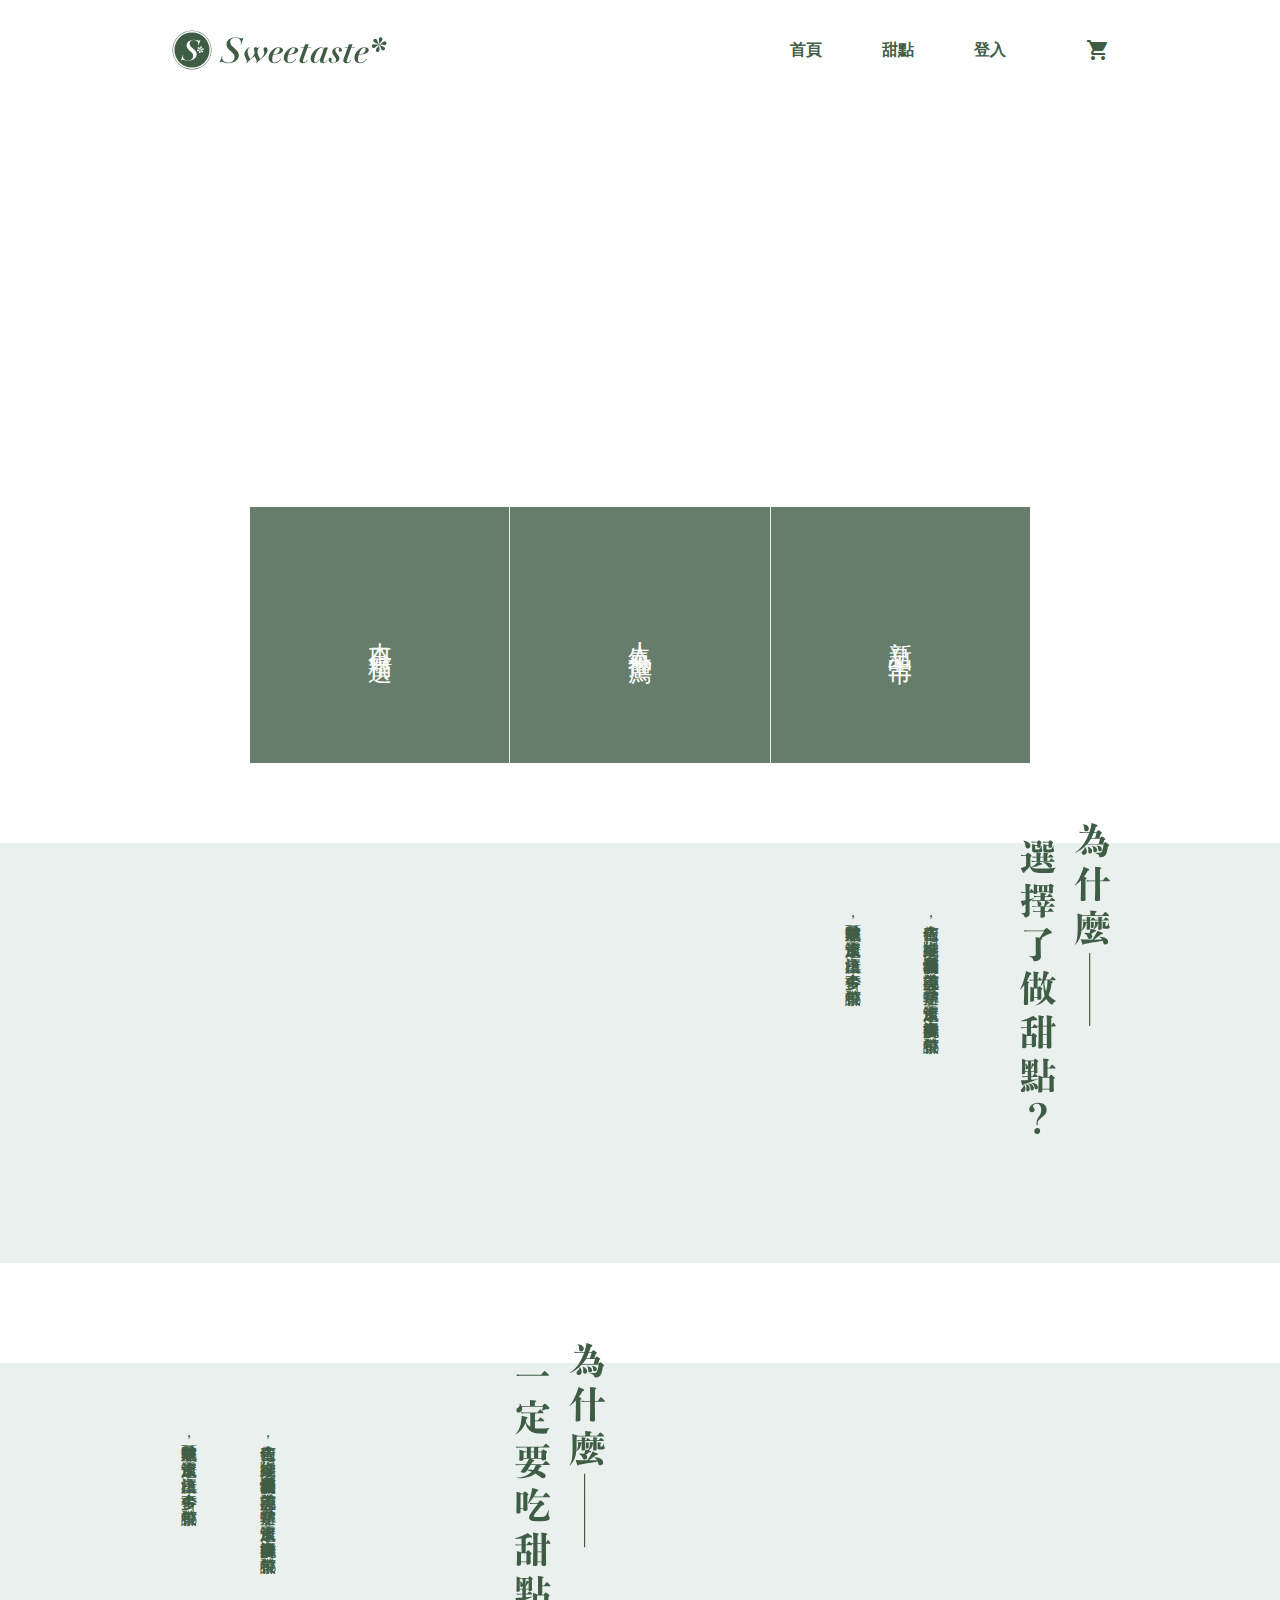
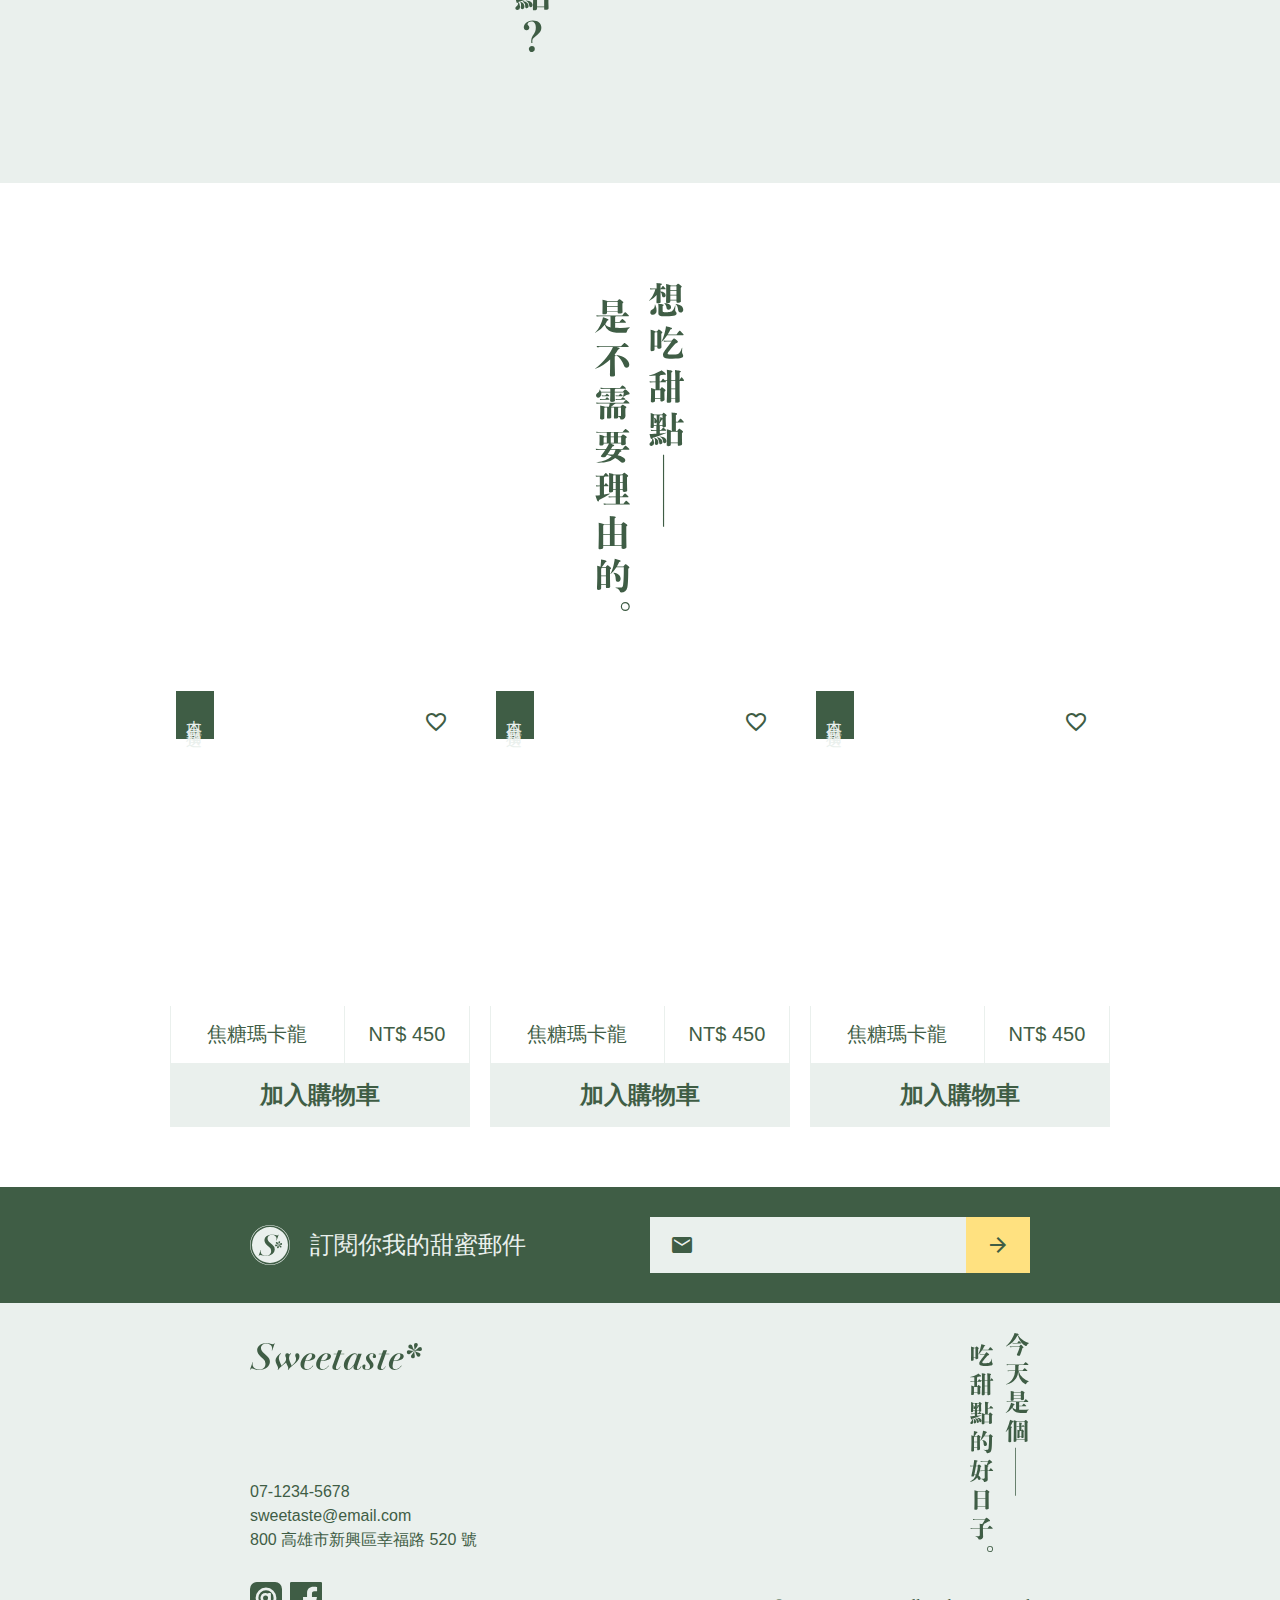
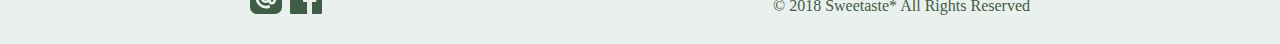
<file: index.html>
<!DOCTYPE html>
<html lang="en">
  <head>
    <meta charset="UTF-8" />
    <meta name="viewport" content="width=device-width, initial-scale=1.0, shrink-to-fit=no" />
    <meta http-equiv="X-UA-Compatible" content="ie=edge" />
    <meta name="format-detection" content="telephone=no"> <!-- Close automatic delection of the cellphone. -->
    <link rel="shortcut icon" href="favicon.ico" type="image/x-icon">
    <title>Sweetaste</title>
    <!-- css -->
    <link rel="stylesheet" href="https://fonts.googleapis.com/icon?family=Material+Icons">
    <link rel="stylesheet" href="css/all.css">

  </head>
  
  <body>
    <div class="container px-0 px-md-1">     
      <!-- navbar -->
      <nav class="navbar navbar-expand-md align-items-center navbar-light bg-white p-3 px-md-0">
        <!-- navbar__menuBtn-->
        <button class="navbar-toggler border-0" type="button" data-toggle="collapse" data-target="#navbarNav" aria-controls="navbarNav" aria-expanded="false" aria-label="Toggle navigation">
          <i class="material-icons">
            menu
          </i>
        </button>
        <!-- navbar__logo-->
        <a class="logo logo--sm" href="#" style="background-image: url(img/logotype-lg-dark.svg)">
          <h1>Sweetaste</h1>
        </a>
        <a class="logo logo--lg" href="#" style="background-image: url(img/logo-all-dark.svg)">
          Sweetaste
        </a>
        <!-- navbar__shoppingCart-->
        <a class="d-flex order-md-1 ml-md-5" href="cart.html">
          <i class="material-icons">
            shopping_cart
          </i>
        </a>
        <!-- navbar__menu-->
        <div class="collapse navbar-collapse justify-content-end pt-3 pt-md-0" id="navbarNav">
          <ul class="navbar-nav">
            <li class="nav-item active">
              <a class="nav-link text-primary font-weight-bold px-3" href="index.html">首頁<span class="sr-only">(current)</span></a>
            </li>
            <li class="nav-item">
              <a class="nav-link text-primary font-weight-bold px-3" href="product.html">甜點</a>
            </li>
            <li class="nav-item">
              <a class="nav-link text-primary font-weight-bold px-3" href="login.html">登入</a>
            </li>
          </ul>
        </div>
      </nav>
    </div>

    <div class="container px-0 px-md-1 mb-md-8">
      <!-- banner -->
      <div class="banner" style="background-image: url(https://bit.ly/2OhbMHr)">
      </div>
      <div class="row justify-content-center mx-0 mx-md-n1">
        <div class="col-md-10 px-0 px-md-1">
          <!-- boxMenu -->
          <div class="boxMenu boxMenu--ot--md--custom">
            <ul>
              <li>
                <div class="boxMenu__img" style="background-image: url(https://bit.ly/2R5tqwD)"></div>
                <a class="verticalWrite" href="#">本日精選</a>
              </li>
              <li class="border-left border-right">
                <div class="boxMenu__img" style="background-image: url(https://bit.ly/2Dwoxd7)"></div>
                <a class="verticalWrite" href="#">人氣推薦</a>
              </li>
              <li>
                <div class="boxMenu__img boxMenu__img--mirror" style="background-image: url(https://bit.ly/2OUteif)"></div>
                <a class="verticalWrite" href="#">新品上市</a>
              </li>
            </ul>
          </div>
        </div>
      </div>
    </div>
    
    <!-- 為甚麼選擇了做甜點 -->
    <div class="bg-light mb-md-10">
      <div class="container">
        <div class="row">
          <div class="col-md-2 d-flex justify-content-center justify-content-md-end order-md-3 px-0 px-md-1 py-3 bg-white bg--md--transparent">
            <!-- imgTitle -->
            <h2 class="imgTitle imgTitle--sm imgTitle--md--none" style="background-image: url(img/sm-橫式-為什麼選擇了做甜點.svg)">
              為甚麼──選擇了做甜點？
            </h2>
            <div class="imgTitle imgTitle--md--lg imgTitle--ot--md--n2" style="background-image: url(img/lg-為什麼選擇了做甜點.svg)">
              為甚麼──選擇了做甜點？
            </div>
          </div>

          <div class="col-md-6 order-md-1 px-0 px-md-1 py-12_5 py-md-0">
            <!-- photoFrame -->
            <div class="photoFrame photoFrame--y--md--n2" style="background-image: url(https://bit.ly/2xPn7Eq)">
            </div>
          </div>
          
          <div class="order-md-2 col-md-4 px-3 px-md-1 py-3 py-md-7 d-md-flex justify-content-md-end">
            <!-- paragraph -->
            <p class="order-md-2 ml-md-4 verticalWrite--md paragraph--md text-primary font-weight-light">
              青山依舊在，幾度夕陽紅。慣看秋月春一壺濁酒喜相逢，浪花淘盡英雄。是非轉頭空，滾滾長江東逝水，白髮漁樵江古今多少事，都付笑談中。
            </p>
            <p class="order-md-1 mb-0 verticalWrite--md paragraph--md text-primary font-weight-light">
              是非成敗轉頭空，滾滾長江東逝水，白樵江渚上，古今多少事，都付笑談中。
            </p>
          </div>
          
        </div>
      </div>
    </div>

    <!-- 為甚麼一定要吃甜點 -->
    <div class="bg-light mb-md-2">
      <div class="container">
        <div class="row">
          <div class="col-md-2 d-flex justify-content-center order-md-2 px-0 px-md-1 py-3 bg-white bg--md--transparent">
            <!-- imgTitle -->
            <h2 class="imgTitle imgTitle--sm imgTitle--md--none" style="background-image: url(img/sm-橫式-為什麼一定要吃甜點.svg)">
              為甚麼──一定要吃甜點？
            </h2>
            <div class="imgTitle imgTitle--md--lg imgTitle--ot--md--n2" style="background-image: url(img/lg-為什麼一定要吃甜點.svg)">
              為甚麼──一定要吃甜點？
            </div>
          </div>

          <div class="col-md-6 order-md-3 px-0 px-md-1 py-12_5 py-md-0">
            <!-- photoFrame -->
            <div class="photoFrame photoFrame--y--md--n2" style="background-image: url(https://bit.ly/2zzAQS4)">
            </div>
          </div>
          
          <div class="col-md-4 order-md-1 px-3 px-md-1 py-3 py-md-7 d-md-flex justify-content-md-start">
            <!-- paragraph -->
            <p class="order-md-2 verticalWrite--md paragraph--md text-primary font-weight-light">
              青山依舊在，幾度夕陽紅。慣看秋月春一壺濁酒喜相逢，浪花淘盡英雄。是非轉頭空，滾滾長江東逝水，白髮漁樵江古今多少事，都付笑談中。
            </p>
            <p class="order-md-1 mr-md-4 mb-0 verticalWrite--md paragraph--md text-primary font-weight-light">
              是非成敗轉頭空，滾滾長江東逝水，白樵江渚上，古今多少事，都付笑談中。
            </p>
          </div>
          
        </div>
      </div>
    </div>

    <!-- 想吃甜點是不需要理由的 -->
    <div class="d-flex justify-content-center py-3 py-md-8">
      <!-- imgTitle -->
      <h2 class="imgTitle imgTitle--sm imgTitle--md--none" style="background-image: url(img/sm-橫式-想吃甜點是不需要理由的.svg)">
        想吃甜點──是不需要理由的。
      </h2>
      <div class="imgTitle imgTitle--md--lg" style="background-image: url(img/lg-想吃甜點是不需要理由的.svg)">
        想吃甜點──是不需要理由的。
      </div>
    </div>

    <!-- card -->
    <div class="container mb-md-4">
      <div class="row">
        <div class="col-md-4 px-3 px-md-1">
          <div class="card mb-3 mb-md-2 border-0">
            <div class="card__badge verticalWrite text-light bg-primary">
              本日精選
            </div>
            <label class="card__favorite">
              <input type="checkbox" class="card__favorite__checkbox">
              <i class="material-icons text-primary card__favorite__icon--unselected">
                favorite_border
              </i>
              <i class="material-icons text-primary card__favorite__icon--selected">
                favorite
              </i>
            </label>
            <div class="card__photoFrame" style="background-image: url(https://bit.ly/2zBjQuq)">
            </div>
            <div class="card-body p-0">
              <div class="container-fluid">
                <dl class="row mb-0 text-center text-primary h5">
                  <dt class="col-7 mb-0 py-1_6 font-weight-normal border-left border-right">焦糖瑪卡龍</dt>
                  <dd class="col-5 mb-0 py-1_6 border-right">NT$ 450</dd>
                </dl>
              </div>
              <a href="#" class="btn btn-lg d-block btn-light font-weight-bold text-primary">加入購物車</a>
            </div>
          </div>
        </div>
        <div class="col-md-4 px-3 px-md-1 d-none d-md-block">
          <div class="card mb-3 mb-md-2 border-0">
            <div class="card__badge verticalWrite text-light bg-primary">
              本日精選
            </div>
            <label class="card__favorite">
              <input type="checkbox" class="card__favorite__checkbox">
              <i class="material-icons text-primary card__favorite__icon--unselected">
                favorite_border
              </i>
              <i class="material-icons text-primary card__favorite__icon--selected">
                favorite
              </i>
            </label>
            <div class="card__photoFrame" style="background-image: url(https://bit.ly/2zBDAxX)">
            </div>
            <div class="card-body p-0">
              <div class="container-fluid">
                <dl class="row mb-0 text-center text-primary h5">
                  <dt class="col-7 mb-0 py-1_6 font-weight-normal border-left border-right">焦糖瑪卡龍</dt>
                  <dd class="col-5 mb-0 py-1_6 border-right">NT$ 450</dd>
                </dl>
              </div>
              <a href="#" class="btn btn-lg d-block btn-light font-weight-bold text-primary">加入購物車</a>
            </div>
          </div>
        </div>
        <div class="col-md-4 px-3 px-md-1 d-none d-md-block">
          <div class="card mb-3 mb-md-2 border-0">
            <div class="card__badge verticalWrite text-light bg-primary">
              本日精選
            </div>
            <label class="card__favorite">
              <input type="checkbox" class="card__favorite__checkbox">
              <i class="material-icons text-primary card__favorite__icon--unselected">
                favorite_border
              </i>
              <i class="material-icons text-primary card__favorite__icon--selected">
                favorite
              </i>
            </label>
            <div class="card__photoFrame" style="background-image: url(https://bit.ly/2QbVsVR)">
            </div>
            <div class="card-body p-0">
              <div class="container-fluid">
                <dl class="row mb-0 text-center text-primary h5">
                  <dt class="col-7 mb-0 py-1_6 font-weight-normal border-left border-right">焦糖瑪卡龍</dt>
                  <dd class="col-5 mb-0 py-1_6 border-right">NT$ 450</dd>
                </dl>
              </div>
              <a href="#" class="btn btn-lg d-block btn-light font-weight-bold text-primary">加入購物車</a>
            </div>
          </div>
        </div>
      </div>
    </div>

    <!-- subscription-->
    <div class="bg-primary py-3">
      <div class="container">
        <div class="row justify-content-center">
          <div class="col-md-5 d-flex align-items-center justify-content-center justify-content-md-start mb-3 mb-md-0">
            <img src="img/logo-light.svg" width="40" height="40">
            <p class="ml-2 mb-0 h4 text-light font-weight-light">訂閱你我的甜蜜郵件</p>
          </div>
          <div class="col-md-5 px-3 px-md-1">
            <form class="inputGroup">
              <label for="email" class="inputGroup__label text-primary">
                <i class="material-icons">
                  mail
                </i>
              </label>
              <input class="inputGroup__input bg-light border-0" id="email" type="email" name="email" aria-label="email">
              <button class="inputGroup__btn bg-secondary text-primary border-0" type="submit">
                <i class="material-icons">
                  arrow_forward
                </i>
              </button>
            </form>
          </div>  
        </div>
      </div>
    </div>

    <!-- footer -->
    <footer class="bg-light p-3">
      <div class="container">
        <div class="row justify-content-center">
          <div class="col-md-4 d-flex flex-column mb-3">
            <a class="logo mt-1 mb-4 mb-md-auto" style="background-image: url(img/logotype-lg-dark.svg)" href="#">Sweetaste</a>
            <a href="tel:+886-7-1234-5678" class="text-primary">07-1234-5678</a>
            <a href="mailto:sweetaste@email.com" class="text-primary">sweetaste@email.com</a>
            <a href="https://www.google.com/maps/search/?api=1&query=22.631384, 120.301907&query_place_id=ChIJ10T7XIkEbjQRo5UX1nWHLx8" class="text-primary">800 高雄市新興區幸福路 520 號</a>
          </div>
          <div class="col-md-5"></div>
          <div class="d-none d-md-block col-md-1 mb-3">
            <div class="imgTitle" style="background-image: url(img/sm-今天是個吃甜點的好日子.svg)">
              今天是個──吃甜點的好日子。
            </div>
          </div>
          <div class="col-md-10 d-flex flex-column flex-md-row align-items-md-end">
            <div class="d-flex mb-2 mb-md-0">
              <a class="mr-0_8" href="#"><img src="img/ic-line@.svg" height="32"></a> 
              <a href="#"><img src="img/ic-facebook.svg" height="32"></a>
            </div>
            <span class="ml-md-auto text-primary lineHeight--1" style="font-family: 'Times New Roman', Times, serif">© 2018 Sweetaste* All Rights Reserved</span>
          </div>
        </div>
      </div>
    </footer>


    <!-- js -->
    <script src="js/jquery-3.4.1.min.js"></script>
    <script src="bootstrap/js/bootstrap.bundle.js"></script>
    <script src="js/all.js"></script>
  </body>
</html>
</file>
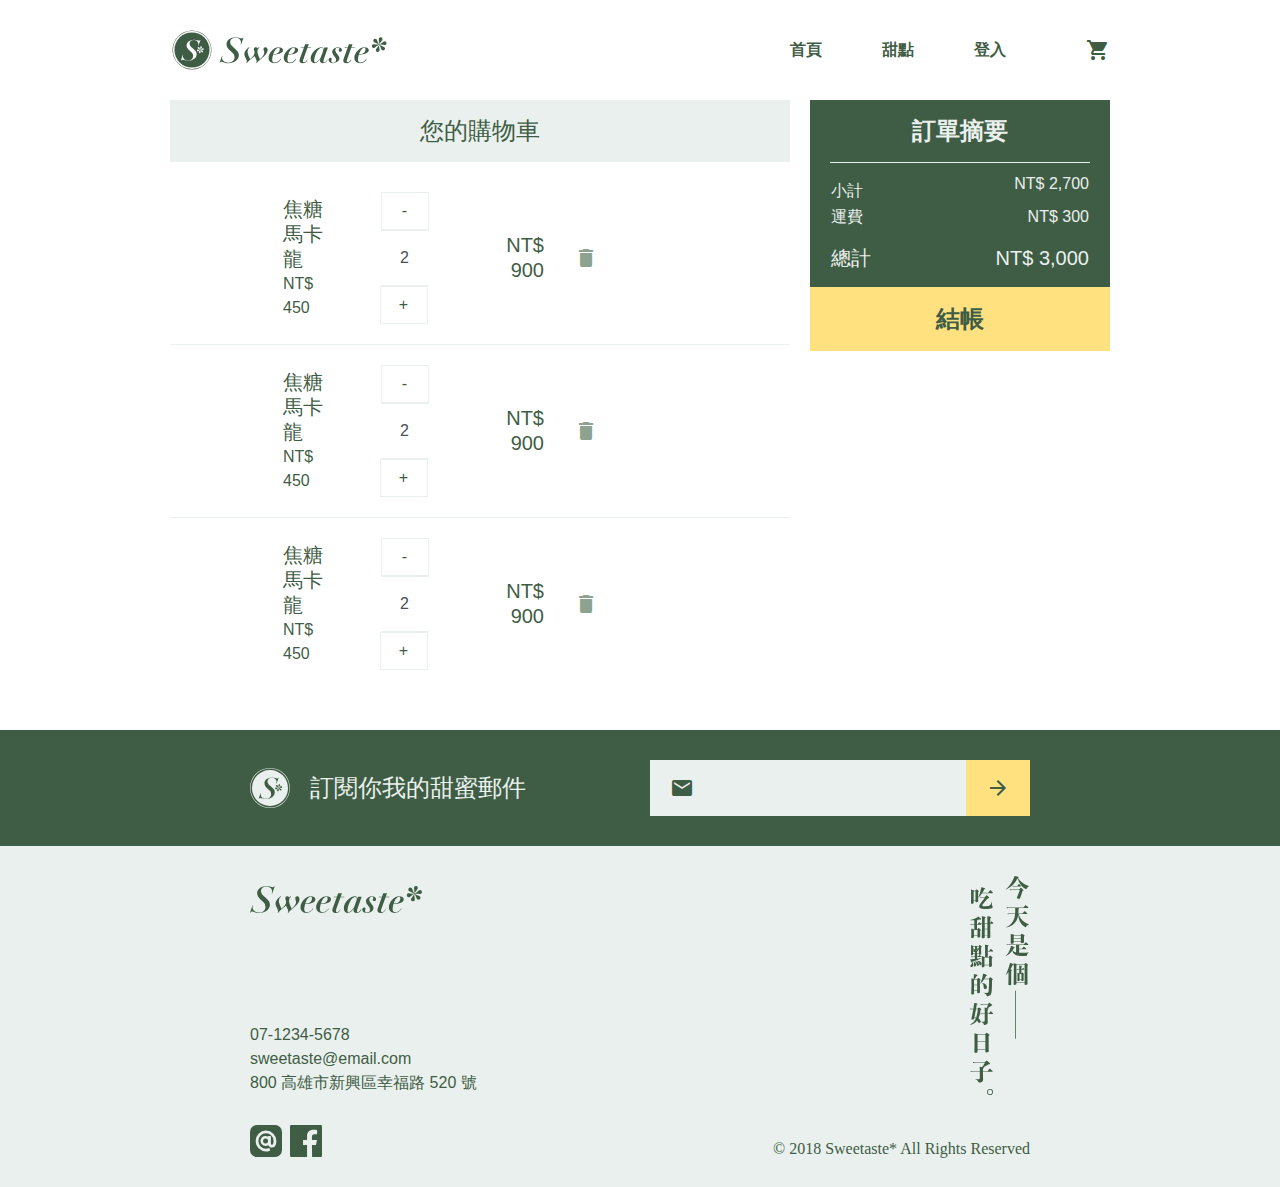
<file: cart.html>
<!DOCTYPE html>
<html lang="en">
  <head>
    <meta charset="UTF-8" />
    <meta name="viewport" content="width=device-width, initial-scale=1.0, shrink-to-fit=no" />
    <meta http-equiv="X-UA-Compatible" content="ie=edge" />
    <meta name="format-detection" content="telephone=no"> <!-- Close automatic delection of the cellphone. -->
    <link rel="shortcut icon" href="favicon.ico" type="image/x-icon">
    <title>Sweetaste | Cart</title>
    <!-- css -->
    <link rel="stylesheet" href="https://fonts.googleapis.com/icon?family=Material+Icons">
    <link rel="stylesheet" href="css/all.css">

  </head>
  
  <body>
    <div class="container px-0 px-md-1">     
      <!-- navbar -->
      <nav class="navbar navbar-expand-md align-items-center navbar-light bg-white p-3 px-md-0">
        <!-- navbar__menuBtn-->
        <button class="navbar-toggler border-0" type="button" data-toggle="collapse" data-target="#navbarNav" aria-controls="navbarNav" aria-expanded="false" aria-label="Toggle navigation">
          <i class="material-icons">
            menu
          </i>
        </button>
        <!-- navbar__logo-->
        <a class="logo logo--sm" href="#" style="background-image: url(img/logotype-lg-dark.svg)">
          <h1>Sweetaste</h1>
        </a>
        <a class="logo logo--lg" href="#" style="background-image: url(img/logo-all-dark.svg)">
          Sweetaste
        </a>
        <!-- navbar__shoppingCart-->
        <a class="d-flex order-md-1 ml-md-5" href="cart.html">
          <i class="material-icons">
            shopping_cart
          </i>
        </a>
        <!-- navbar__menu-->
        <div class="collapse navbar-collapse justify-content-end pt-3 pt-md-0" id="navbarNav">
          <ul class="navbar-nav">
            <li class="nav-item active">
              <a class="nav-link text-primary font-weight-bold px-3" href="index.html">首頁<span class="sr-only">(current)</span></a>
            </li>
            <li class="nav-item">
              <a class="nav-link text-primary font-weight-bold px-3" href="product.html">甜點</a>
            </li>
            <li class="nav-item">
              <a class="nav-link text-primary font-weight-bold px-3" href="login.html">登入</a>
            </li>
          </ul>
        </div>
      </nav>
    </div>

    <div class="container">
      <div class="row mb-md-4">
        <div class="col-md-8 px-0 px-md-1">
          <div class="h4 bg-light text-primary text-center py-1_6 mb-1">
            您的購物車
          </div>
          <!-- item -->
          <div class="d-md-flex align-items-center justify-content-between py-md-2 mt-3 mt-md-0">            
            <div class="row no-gutters px-3 px-md-0 pb-md-0">
              <div class="col-6 col-md-3">
                <div class="position-relative pt-md-5 pb-md-6 pl-md-5 pr-md-6" style="padding: 53px 78.5px">
                  <div class="photoFrame" style="background-image: url(https://bit.ly/2QvsT63)">
                  </div>
                </div>
              </div>              
              <div class="col-6 col-md-9 d-flex flex-column flex-md-row justify-content-between align-items-md-center pl-1_5 pl-md-4">
                <div class="text-primary d-flex flex-column">
                  <span class="h5 font-weight-light mb-0">
                    焦糖馬卡龍
                  </span>
                  <span>
                    NT$ 450
                  </span>
                </div>                
                <div class="input-group quantity ml-md-4">
                  <div class="input-group-prepend">
                    <button class="btn btn-outline-light quantity__btn--down" type="button">-</button>
                  </div>
                  <input type="number" class="form-control" min="0" max="99" step="1" value="2">
                  <div class="input-group-append">
                    <button class="btn btn-outline-light quantity__btn--up" type="button">+</button>
                  </div>
                </div>
              </div>              
            </div>
            <div class="text-right text-primary h5 border-top border-bottom border-light border--md--0 mt-0_8 mt-md-0 mb-0 mx-3 py-0_8">
              NT$ 900
            </div>            
            <a href="#" class="d-none d-md-flex text-dark" data-toggle="modal" data-target="#exampleModal" data-whatever="焦糖瑪卡龍">
              <i class="material-icons">
                delete_outline
              </i>
            </a>
          </div>

          <div class="d-md-flex align-items-center justify-content-between border--md--top border-light py-md-2 mt-3 mt-md-0">            
            <div class="row no-gutters px-3 px-md-0 pb-md-0">
              <div class="col-6 col-md-3">
                <div class="position-relative pt-md-5 pb-md-6 pl-md-5 pr-md-6" style="padding: 53px 78.5px">
                  <div class="photoFrame" style="background-image: url(https://bit.ly/2zBDAxX)">
                  </div>
                </div>
              </div>             
              <div class="col-6 col-md-9 pl-1_5 pl-md-4 d-flex flex-column flex-md-row justify-content-between align-items-md-center">
                <div class="text-primary d-flex flex-column">
                  <span class="h5 font-weight-light mb-0">
                    焦糖馬卡龍
                  </span>
                  <span>
                    NT$ 450
                  </span>
                </div>                
                <div class="input-group quantity ml-md-4">
                  <div class="input-group-prepend">
                    <button class="btn btn-outline-light quantity__btn--down" type="button">-</button>
                  </div>
                  <input type="number" class="form-control" min="0" max="99" step="1" value="2">
                  <div class="input-group-append">
                    <button class="btn btn-outline-light quantity__btn--up" type="button">+</button>
                  </div>
                </div>
              </div>             
            </div>
            <div class="text-right text-primary h5 border-top border-bottom border-light border--md--0 py-0_8 mt-0_8 mt-md-0 mb-0 mx-3">
              NT$ 900
            </div>            
            <a href="#" class="d-none d-md-flex text-dark">
              <i class="material-icons" data-toggle="modal" data-target="#exampleModal" data-whatever="焦糖瑪卡龍">
                delete_outline
              </i>
            </a>            
          </div>

          <div class="d-md-flex align-items-center justify-content-between border--md--top border-light py-md-2 mt-3 mt-md-0">
            <div class="row no-gutters px-3 px-md-0 pb-md-0">
              <div class="col-6 col-md-3">
                <div class="position-relative pt-md-5 pb-md-6 pl-md-5 pr-md-6" style="padding: 53px 78.5px">
                  <div class="photoFrame" style="background-image: url(https://bit.ly/2zKOP7w)">
                  </div>
                </div>
              </div>
              <div class="col-6 col-md-9 d-flex flex-column flex-md-row justify-content-between align-items-md-center pl-1_5 pl-md-4">
                <div class="text-primary d-flex flex-column">
                  <span class="h5 font-weight-light mb-0">
                    焦糖馬卡龍
                  </span>
                  <span>
                    NT$ 450
                  </span>
                </div>                
                <div class="input-group quantity ml-md-4">
                  <div class="input-group-prepend">
                    <button class="btn btn-outline-light quantity__btn--down" type="button">-</button>
                  </div>
                  <input type="number" class="form-control" min="0" max="99" step="1" value="2">
                  <div class="input-group-append">
                    <button class="btn btn-outline-light quantity__btn--up" type="button">+</button>
                  </div>
                </div>
              </div>              
            </div>
            <div class="text-right text-primary h5 border-top border-bottom border-light border--md--0 py-0_8 mt-0_8 mt-md-0 mb-0 mx-3">
              NT$ 900
            </div>
            <a href="#" class="d-none d-md-flex text-dark">
              <i class="material-icons" data-toggle="modal" data-target="#exampleModal" data-whatever="焦糖瑪卡龍">
                delete_outline
              </i>
            </a>
          </div>
        </div>

        <div class="col-md-4 px-0 px-md-1">
          <div class="card bg-transparent bg--md--primary text-primary text--md--light text-center border-0 mt-3 mt-md-0">
            <div class="card-body px-3 px-md-2 py-0">
              <h5 class="card-title bg-light bg--md--transparent h4 font-weight-bold mb-1_6 mb-md-0 py-1_6">訂單摘要</h5>
              <table class="border--md--top" style="width: 100%">
                <tbody>
                  <tr>
                    <th scope="row" class="text-left font-weight-light pt-md-1_6">小計</th>
                    <td class="text-right font-weight-light">NT$ 2,700</td>
                  </tr>
                  <tr>
                    <th scope="row" class="text-left font-weight-light">運費</th>
                    <td class="text-right font-weight-light">NT$ 300</td>
                  </tr>
                </tbody>
                <tfoot>
                  <tr>
                    <th scope="row" class="text-left h5 py-1_6">總計</th>
                    <td class="text-right h5">NT$ 3,000</td>
                  </tr>
                </tfoot>
              </table>
            </div>
            <a href="checkout-1.html" class="btn btn-lg d-block btn-secondary font-weight-bold text-primary">結帳</a>
          </div>
        </div>
      </div>
    </div>

    <!-- subscription-->
    <div class="bg-primary py-3">
      <div class="container">
        <div class="row justify-content-center">
          <div class="col-md-5 d-flex align-items-center justify-content-center justify-content-md-start mb-3 mb-md-0">
            <img src="img/logo-light.svg" width="40" height="40">
            <p class="ml-2 mb-0 h4 text-light font-weight-light">訂閱你我的甜蜜郵件</p>
          </div>
          <div class="col-md-5 px-3 px-md-1">
            <form class="inputGroup">
              <label for="email" class="inputGroup__label text-primary">
                <i class="material-icons">
                  mail
                </i>
              </label>
              <input class="inputGroup__input border-0" id="email" type="email" name="email" aria-label="email">
              <button class="inputGroup__btn bg-secondary text-primary border-0" type="submit">
                <i class="material-icons">
                  arrow_forward
                </i>
              </button>
            </form>
          </div>  
        </div>
      </div>
    </div>

    <!-- footer -->
    <footer class="bg-light p-3">
      <div class="container">
        <div class="row justify-content-center">
          <div class="col-md-4 d-flex flex-column mb-3">
            <a class="logo mt-1 mb-4 mb-md-auto" style="background-image: url(img/logotype-lg-dark.svg)" href="#">Sweetaste</a>
            <a href="tel:+886-7-1234-5678" class="text-primary">07-1234-5678</a>
            <a href="mailto:sweetaste@email.com" class="text-primary">sweetaste@email.com</a>
            <a href="https://www.google.com/maps/search/?api=1&query=22.631384, 120.301907&query_place_id=ChIJ10T7XIkEbjQRo5UX1nWHLx8" class="text-primary">800 高雄市新興區幸福路 520 號</a>
          </div>
          <div class="col-md-5"></div>
          <div class="d-none d-md-block col-md-1 mb-3">
            <div class="imgTitle" style="background-image: url(img/sm-今天是個吃甜點的好日子.svg)">
              今天是個──吃甜點的好日子。
            </div>
          </div>
          <div class="col-md-10 d-flex flex-column flex-md-row align-items-md-end">
            <div class="d-flex mb-2 mb-md-0">
              <a class="mr-0_8" href="#"><img src="img/ic-line@.svg" height="32"></a> 
              <a href="#"><img src="img/ic-facebook.svg" height="32"></a>
            </div>
            <span class="ml-md-auto text-primary lineHeight--1" style="font-family: 'Times New Roman', Times, serif">© 2018 Sweetaste* All Rights Reserved</span>
          </div>
        </div>
      </div>
    </footer>

    <!-- modal -->
    <div class="modal fade" id="exampleModal" tabindex="-1" role="dialog" aria-labelledby="exampleModalLabel" aria-hidden="true">
      <div class="modal-dialog" role="document">
        <div class="modal-content">
          <div class="modal-header border-primary">
            <h5 class="modal-title text-primary" id="exampleModalLabel"></h5>
            <button type="button" class="close" data-dismiss="modal" aria-label="Close">
              <span aria-hidden="true">&times;</span>
            </button>
          </div>

          <div class="modal-footer border-top-0">
            <button type="button" class="btn btn-secondary" data-dismiss="modal">取消</button>
            <button type="button" class="btn btn-outline-danger">刪除</button>
          </div>
        </div>
      </div>
    </div>

    <!-- js -->
    <script src="js/jquery-3.4.1.min.js"></script>
    <script src="bootstrap/js/bootstrap.bundle.js"></script>
    <script src="js/all.js"></script>
  </body>
</html>
</file>
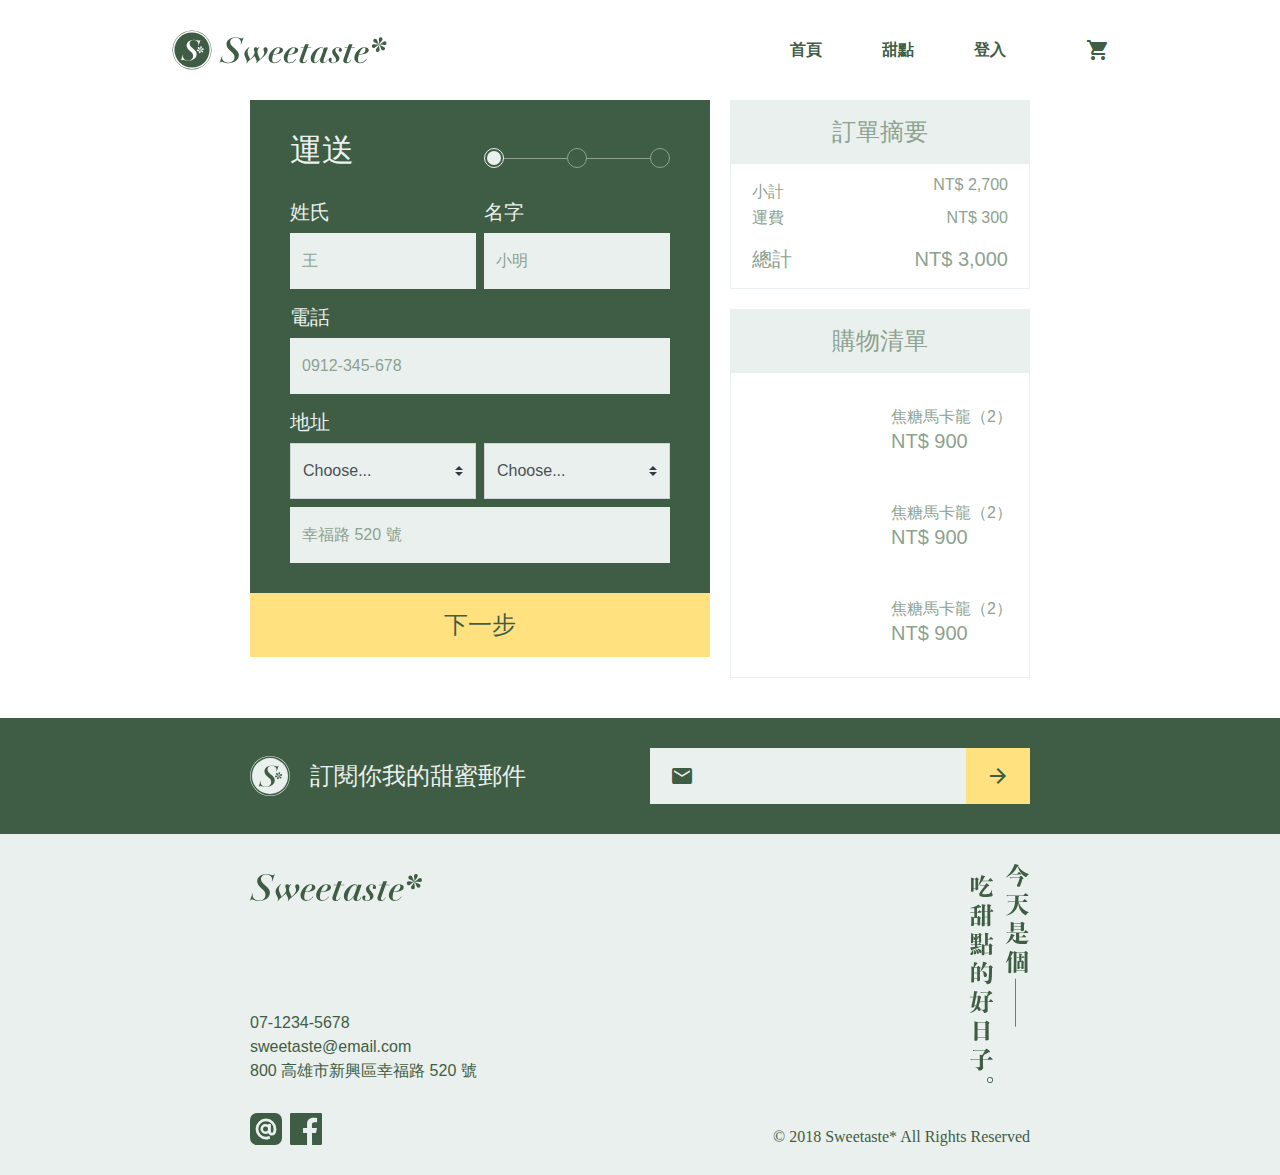
<file: checkout-1.html>
<!DOCTYPE html>
<html lang="en">
  <head>
    <meta charset="UTF-8" />
    <meta name="viewport" content="width=device-width, initial-scale=1.0, shrink-to-fit=no" />
    <meta http-equiv="X-UA-Compatible" content="ie=edge" />
    <meta name="format-detection" content="telephone=no"> <!-- Close automatic delection of the cellphone. -->
    <link rel="shortcut icon" href="favicon.ico" type="image/x-icon">
    <title>Sweetaste | Checkout</title>
    <!-- css -->
    <link rel="stylesheet" href="https://fonts.googleapis.com/icon?family=Material+Icons">
    <link rel="stylesheet" href="css/all.css">

  </head>
  
  <body>
    <div class="container px-0 px-md-1">     
      <!-- navbar -->
      <nav class="navbar navbar-expand-md align-items-center navbar-light bg-white p-3 px-md-0">
        <!-- navbar__menuBtn-->
        <button class="navbar-toggler border-0" type="button" data-toggle="collapse" data-target="#navbarNav" aria-controls="navbarNav" aria-expanded="false" aria-label="Toggle navigation">
          <i class="material-icons">
            menu
          </i>
        </button>
        <!-- navbar__logo-->
        <a class="logo logo--sm" href="#" style="background-image: url(img/logotype-lg-dark.svg)">
          <h1>Sweetaste</h1>
        </a>
        <a class="logo logo--lg" href="#" style="background-image: url(img/logo-all-dark.svg)">
          Sweetaste
        </a>
        <!-- navbar__shoppingCart-->
        <a class="d-flex order-md-1 ml-md-5" href="cart.html">
          <i class="material-icons">
            shopping_cart
          </i>
        </a>
        <!-- navbar__menu-->
        <div class="collapse navbar-collapse justify-content-end pt-3 pt-md-0" id="navbarNav">
          <ul class="navbar-nav">
            <li class="nav-item active">
              <a class="nav-link text-primary font-weight-bold px-3" href="index.html">首頁<span class="sr-only">(current)</span></a>
            </li>
            <li class="nav-item">
              <a class="nav-link text-primary font-weight-bold px-3" href="product.html">甜點</a>
            </li>
            <li class="nav-item">
              <a class="nav-link text-primary font-weight-bold px-3" href="login.html">登入</a>
            </li>
          </ul>
        </div>
      </nav>
    </div>

    <div class="container">
      <div class="row mb-md-4 justify-content-center">
        <div class="col-md-6 px-0 px-md-1">
          <form class="bg-primary pt-3">
            <div class="px-3 px-md-4">

              <div class="form-row">
                <div class="col-6 mb-3">
                  <h2 class="text-light mb-0">運送</h2>
                </div>
                <div class="col-6 mb-3 align-items-center">
                  <div class="step mt-1_6">
                    <div class="step__progress"></div>
                    <div class="step__circle step__circle--active">
                    </div>
                    <div class="step__circle">
                    </div>
                    <div class="step__circle">
                    </div>
                  </div>
                </div>

                <div class="col-6 form-group text-light">
                  <label class="h5 mb-0_8" for="lastName">姓氏</label>
                  <input type="text" class="form-control" id="lastName" placeholder="王">
                </div>
                <div class="col-6 form-group text-light">
                  <label class="h5 mb-0_8" for="firstName">名字</label>
                  <input type="text" class="form-control" id="firstName" placeholder="小明">
                </div>

                <div class="col-12 form-group text-light">
                  <label class="h5 mb-0_8" for="tel">電話</label>
                  <input type="tel" class="form-control" id="tel" placeholder="0912-345-678">
                </div>

                <div class="col-12">
                  <label class="text-light h5 mb-0_8" for="address">地址</label>
                </div>
                <div class="col-6 form-group text-light mb-0_8">
                  <select id="address" class="custom-select">
                    <option selected disabled>Choose...</option>
                    <option >高雄市</option>
                    <option>台中市</option>
                    <option>台南市</option>
                  </select>
                </div>
                <div class="col-6 form-group text-light mb-0_8">
                  <select class="custom-select">
                    <option selected disabled>Choose...</option>
                    <option>新興區</option>
                    <option>前金區</option>
                    <option>前鎮區</option>
                  </select>
                </div>
                <div class="col-12 form-group text-light mb-3">
                  <input type="text" class="form-control" placeholder="幸福路 520 號">
                </div>              
                
              </div>


            </div>
            <a href="checkout-2.html" class="btn btn-lg btn-secondary w-100 text-primary">
              下一步
            </a>
          </form>



        </div>
        <div class="col-md-4 d-none d-md-block">
          <div class="card text-dark text-center mb-2">
            <div class="card-header h4 bg-light">
              訂單摘要
            </div>
            <div class="card-body py-0">
              <table style="width: 100%">
                <tbody>
                  <tr>
                    <th scope="row" class="text-left font-weight-light pt-md-1_6">小計</th>
                    <td class="text-right font-weight-light">NT$ 2,700</td>
                  </tr>
                  <tr>
                    <th scope="row" class="text-left font-weight-light">運費</th>
                    <td class="text-right font-weight-light">NT$ 300</td>
                  </tr>
                </tbody>
                <tfoot>
                  <tr>
                    <th scope="row" class="text-left h5 py-1_6">總計</th>
                    <td class="text-right h5">NT$ 3,000</td>
                  </tr>
                </tfoot>
              </table>
            </div>
          </div>
          <div class="card text-dark text-center mt-3 mt-md-0">
            <div class="card-header h4 bg-light">
              購物清單
            </div>
            <div class="card-body pr-0 py-1_6">
              <div class="d-flex flex-column">
                <div class="d-flex mb-1_6">
                  <div class="photoFrame" style="background-image: url(https://bit.ly/2QvsT63); position: static; height: 80px; width: 120px;">
                  </div>
                  <div class="d-flex flex-column align-items-start justify-content-center ml-2">
                    <span class="font-weight-light">焦糖馬卡龍（2）</span>
                    <span class="h5 mb-0">NT$ 900</span>
                  </div>                  
                </div>
                <div class="d-flex mb-1_6">
                  <div class="photoFrame" style="background-image: url(https://bit.ly/2zBDAxX); position: static; height: 80px; width: 120px;">
                  </div>
                  <div class="d-flex flex-column align-items-start justify-content-center ml-2">
                    <span class="font-weight-light">焦糖馬卡龍（2）</span>
                    <span class="h5 mb-0">NT$ 900</span>
                  </div>                  
                </div>
                <div class="d-flex">
                  <div class="photoFrame" style="background-image: url(https://bit.ly/2zKOP7w); position: static; height: 80px; width: 120px;">
                  </div>
                  <div class="d-flex flex-column align-items-start justify-content-center ml-2">
                    <span class="font-weight-light">焦糖馬卡龍（2）</span>
                    <span class="h5 mb-0">NT$ 900</span>
                  </div>                  
                </div>
              </div>
            </div>
          </div>
        </div>
      </div>
    </div>

    <!-- subscription-->
    <div class="bg-primary py-3">
      <div class="container">
        <div class="row justify-content-center">
          <div class="col-md-5 d-flex align-items-center justify-content-center justify-content-md-start mb-3 mb-md-0">
            <img src="img/logo-light.svg" width="40" height="40">
            <p class="ml-2 mb-0 h4 text-light font-weight-light">訂閱你我的甜蜜郵件</p>
          </div>
          <div class="col-md-5 px-3 px-md-1">
            <form class="inputGroup">
              <label for="email" class="inputGroup__label text-primary">
                <i class="material-icons">
                  mail
                </i>
              </label>
              <input class="inputGroup__input border-0" id="email" type="email" name="email" aria-label="email">
              <button class="inputGroup__btn bg-secondary text-primary border-0" type="submit">
                <i class="material-icons">
                  arrow_forward
                </i>
              </button>
            </form>
          </div>  
        </div>
      </div>
    </div>

    <!-- footer -->
    <footer class="bg-light p-3">
      <div class="container">
        <div class="row justify-content-center">
          <div class="col-md-4 d-flex flex-column mb-3">
            <a class="logo mt-1 mb-4 mb-md-auto" style="background-image: url(img/logotype-lg-dark.svg)" href="#">Sweetaste</a>
            <a href="tel:+886-7-1234-5678" class="text-primary">07-1234-5678</a>
            <a href="mailto:sweetaste@email.com" class="text-primary">sweetaste@email.com</a>
            <a href="https://www.google.com/maps/search/?api=1&query=22.631384, 120.301907&query_place_id=ChIJ10T7XIkEbjQRo5UX1nWHLx8" class="text-primary">800 高雄市新興區幸福路 520 號</a>
          </div>
          <div class="col-md-5"></div>
          <div class="d-none d-md-block col-md-1 mb-3">
            <div class="imgTitle" style="background-image: url(img/sm-今天是個吃甜點的好日子.svg)">
              今天是個──吃甜點的好日子。
            </div>
          </div>
          <div class="col-md-10 d-flex flex-column flex-md-row align-items-md-end">
            <div class="d-flex mb-2 mb-md-0">
              <a class="mr-0_8" href="#"><img src="img/ic-line@.svg" height="32"></a> 
              <a href="#"><img src="img/ic-facebook.svg" height="32"></a>
            </div>
            <span class="ml-md-auto text-primary lineHeight--1" style="font-family: 'Times New Roman', Times, serif">© 2018 Sweetaste* All Rights Reserved</span>
          </div>
        </div>
      </div>
    </footer>


    <!-- js -->
    <script src="js/jquery-3.4.1.min.js"></script>
    <script src="bootstrap/js/bootstrap.bundle.js"></script>
    <script src="js/all.js"></script>
  </body>
</html>
</file>
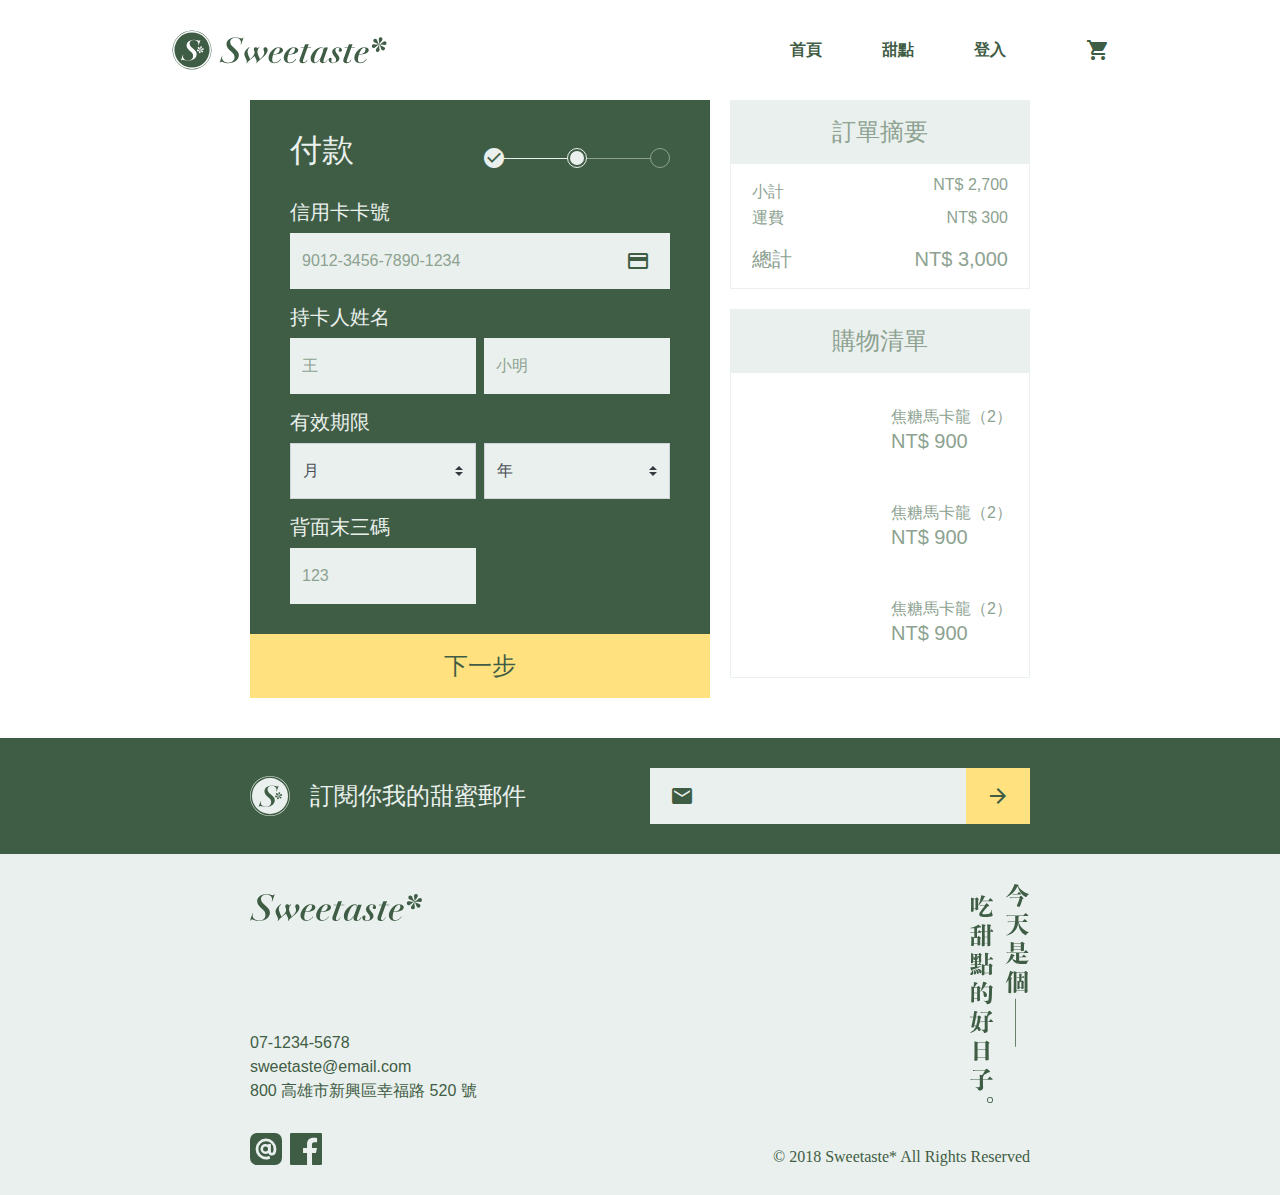
<file: checkout-2.html>
<!DOCTYPE html>
<html lang="en">
  <head>
    <meta charset="UTF-8" />
    <meta name="viewport" content="width=device-width, initial-scale=1.0, shrink-to-fit=no" />
    <meta http-equiv="X-UA-Compatible" content="ie=edge" />
    <meta name="format-detection" content="telephone=no"> <!-- Close automatic delection of the cellphone. -->
    <link rel="shortcut icon" href="favicon.ico" type="image/x-icon">
    <title>Sweetaste | Checkout-2</title>
    <!-- css -->
    <link rel="stylesheet" href="https://fonts.googleapis.com/icon?family=Material+Icons">
    <link rel="stylesheet" href="css/all.css">

  </head>
  
  <body>
    <div class="container px-0 px-md-1">     
      <!-- navbar -->
      <nav class="navbar navbar-expand-md align-items-center navbar-light bg-white p-3 px-md-0">
        <!-- navbar__menuBtn-->
        <button class="navbar-toggler border-0" type="button" data-toggle="collapse" data-target="#navbarNav" aria-controls="navbarNav" aria-expanded="false" aria-label="Toggle navigation">
          <i class="material-icons">
            menu
          </i>
        </button>
        <!-- navbar__logo-->
        <a class="logo logo--sm" href="#" style="background-image: url(img/logotype-lg-dark.svg)">
          <h1>Sweetaste</h1>
        </a>
        <a class="logo logo--lg" href="#" style="background-image: url(img/logo-all-dark.svg)">
          Sweetaste
        </a>
        <!-- navbar__shoppingCart-->
        <a class="d-flex order-md-1 ml-md-5" href="cart.html">
          <i class="material-icons">
            shopping_cart
          </i>
        </a>
        <!-- navbar__menu-->
        <div class="collapse navbar-collapse justify-content-end pt-3 pt-md-0" id="navbarNav">
          <ul class="navbar-nav">
            <li class="nav-item active">
              <a class="nav-link text-primary font-weight-bold px-3" href="index.html">首頁<span class="sr-only">(current)</span></a>
            </li>
            <li class="nav-item">
              <a class="nav-link text-primary font-weight-bold px-3" href="product.html">甜點</a>
            </li>
            <li class="nav-item">
              <a class="nav-link text-primary font-weight-bold px-3" href="login.html">登入</a>
            </li>
          </ul>
        </div>
      </nav>
    </div>

    <div class="container">
      <div class="row mb-md-4 justify-content-center">
        <div class="col-md-6 px-0 px-md-1">
          <form class="bg-primary pt-3">
            <div class="px-3 px-md-4">

              <div class="form-row">
                <div class="col-6 mb-3">
                  <h2 class="text-light mb-0">付款</h2>
                </div>
                <div class="col-6 mb-3">
                  <!-- step -->
                  <div class="step mt-1_6">
                    <div class="step__progress step__progress--50"></div>
                    <div class="step__circle material-icons">
                      check_circle
                    </div>
                    <div class="step__circle step__circle--active">
                    </div>
                    <div class="step__circle">
                    </div>
                  </div>
                </div>
              </div>

              <div class="form-row">
                <div class="col-12 form-group text-light">
                  <label class="h5 mb-0_8" for="creditCard">信用卡卡號</label>
                  <div class="inputGroup">
                    <input type="text" class="form-control" id="creditCard" placeholder="9012-3456-7890-1234">
                    <i class="material-icons inputGroup__icon text-primary">
                      credit_card
                    </i>
                  </div>
                </div>
              
                <div class="col-12">
                  <label class="text-light w-100 h5 mb-0_8" for="lastName">持卡人姓名</label>
                </div>
                <div class="col-6 form-group text-light">
                  <input type="text" class="form-control" id="lastName" placeholder="王">
                </div>
                <div class="col-6 form-group text-light">
                  <input type="text" class="form-control" id="firstName" placeholder="小明">
                </div>

                <div class="col-12">
                  <label class="text-light h5 mb-0_8" for="month">有效期限</label>
                </div>
                <div class="col-6 form-group text-light">
                  <select id="month" class="custom-select">
                    <option selected disabled>月</option>
                  </select>
                </div>
                <div class="col-6 form-group text-light">
                  <select class="custom-select">
                    <option selected disabled>年</option>
                  </select>
                </div>
              
                <div class="col-6 form-group text-light mb-3">
                  <label class="h5 mb-0_8" for="creditCard">背面末三碼</label>
                  <input type="text" class="form-control" placeholder="123">
                </div>              
              </div>

            </div>
            <a href="checkout-3.html" class="btn btn-lg btn-secondary w-100 text-primary">
              下一步
            </a>
          </form>
        </div>

        <div class="col-md-4 d-none d-md-block">
          <div class="card text-dark text-center mb-2">
            <div class="card-header h4 bg-light">
              訂單摘要
            </div>
            <div class="card-body py-0">
              <table style="width: 100%">
                <tbody>
                  <tr>
                    <th scope="row" class="text-left font-weight-light pt-md-1_6">小計</th>
                    <td class="text-right font-weight-light">NT$ 2,700</td>
                  </tr>
                  <tr>
                    <th scope="row" class="text-left font-weight-light">運費</th>
                    <td class="text-right font-weight-light">NT$ 300</td>
                  </tr>
                </tbody>
                <tfoot>
                  <tr>
                    <th scope="row" class="text-left h5 py-1_6">總計</th>
                    <td class="text-right h5">NT$ 3,000</td>
                  </tr>
                </tfoot>
              </table>
            </div>
          </div>
          <div class="card text-dark text-center mt-3 mt-md-0">
            <div class="card-header h4 bg-light">
              購物清單
            </div>
            <div class="card-body pr-0 py-1_6">
              <div class="d-flex flex-column">
                <div class="d-flex mb-1_6">
                  <div class="photoFrame" style="background-image: url(https://bit.ly/2QvsT63); position: static; height: 80px; width: 120px;">
                  </div>
                  <div class="d-flex flex-column align-items-start justify-content-center ml-2">
                    <span class="font-weight-light">焦糖馬卡龍（2）</span>
                    <span class="h5 mb-0">NT$ 900</span>
                  </div>                  
                </div>
                <div class="d-flex mb-1_6">
                  <div class="photoFrame" style="background-image: url(https://bit.ly/2zBDAxX); position: static; height: 80px; width: 120px;">
                  </div>
                  <div class="d-flex flex-column align-items-start justify-content-center ml-2">
                    <span class="font-weight-light">焦糖馬卡龍（2）</span>
                    <span class="h5 mb-0">NT$ 900</span>
                  </div>                  
                </div>
                <div class="d-flex">
                  <div class="photoFrame" style="background-image: url(https://bit.ly/2zKOP7w); position: static; height: 80px; width: 120px;">
                  </div>
                  <div class="d-flex flex-column align-items-start justify-content-center ml-2">
                    <span class="font-weight-light">焦糖馬卡龍（2）</span>
                    <span class="h5 mb-0">NT$ 900</span>
                  </div>                  
                </div>
              </div>
            </div>
          </div>
        </div>
      </div>
    </div>

    <!-- subscription-->
    <div class="bg-primary py-3">
      <div class="container">
        <div class="row justify-content-center">
          <div class="col-md-5 d-flex align-items-center justify-content-center justify-content-md-start mb-3 mb-md-0">
            <img src="img/logo-light.svg" width="40" height="40">
            <p class="ml-2 mb-0 h4 text-light font-weight-light">訂閱你我的甜蜜郵件</p>
          </div>
          <div class="col-md-5 px-3 px-md-1">
            <form class="inputGroup">
              <label for="email" class="inputGroup__label text-primary">
                <i class="material-icons">
                  mail
                </i>
              </label>
              <input class="inputGroup__input border-0" id="email" type="email" name="email" aria-label="email">
              <button class="inputGroup__btn bg-secondary text-primary border-0" type="submit">
                <i class="material-icons">
                  arrow_forward
                </i>
              </button>
            </form>
          </div>  
        </div>
      </div>
    </div>

    <!-- footer -->
    <footer class="bg-light p-3">
      <div class="container">
        <div class="row justify-content-center">
          <div class="col-md-4 d-flex flex-column mb-3">
            <a class="logo mt-1 mb-4 mb-md-auto" style="background-image: url(img/logotype-lg-dark.svg)" href="#">Sweetaste</a>
            <a href="tel:+886-7-1234-5678" class="text-primary">07-1234-5678</a>
            <a href="mailto:sweetaste@email.com" class="text-primary">sweetaste@email.com</a>
            <a href="https://www.google.com/maps/search/?api=1&query=22.631384, 120.301907&query_place_id=ChIJ10T7XIkEbjQRo5UX1nWHLx8" class="text-primary">800 高雄市新興區幸福路 520 號</a>
          </div>
          <div class="col-md-5"></div>
          <div class="d-none d-md-block col-md-1 mb-3">
            <div class="imgTitle" style="background-image: url(img/sm-今天是個吃甜點的好日子.svg)">
              今天是個──吃甜點的好日子。
            </div>
          </div>
          <div class="col-md-10 d-flex flex-column flex-md-row align-items-md-end">
            <div class="d-flex mb-2 mb-md-0">
              <a class="mr-0_8" href="#"><img src="img/ic-line@.svg" height="32"></a> 
              <a href="#"><img src="img/ic-facebook.svg" height="32"></a>
            </div>
            <span class="ml-md-auto text-primary lineHeight--1" style="font-family: 'Times New Roman', Times, serif">© 2018 Sweetaste* All Rights Reserved</span>
          </div>
        </div>
      </div>
    </footer>


    <!-- js -->
    <script src="js/jquery-3.4.1.min.js"></script>
    <script src="bootstrap/js/bootstrap.bundle.js"></script>
    <script src="js/all.js"></script>
  </body>
</html>
</file>
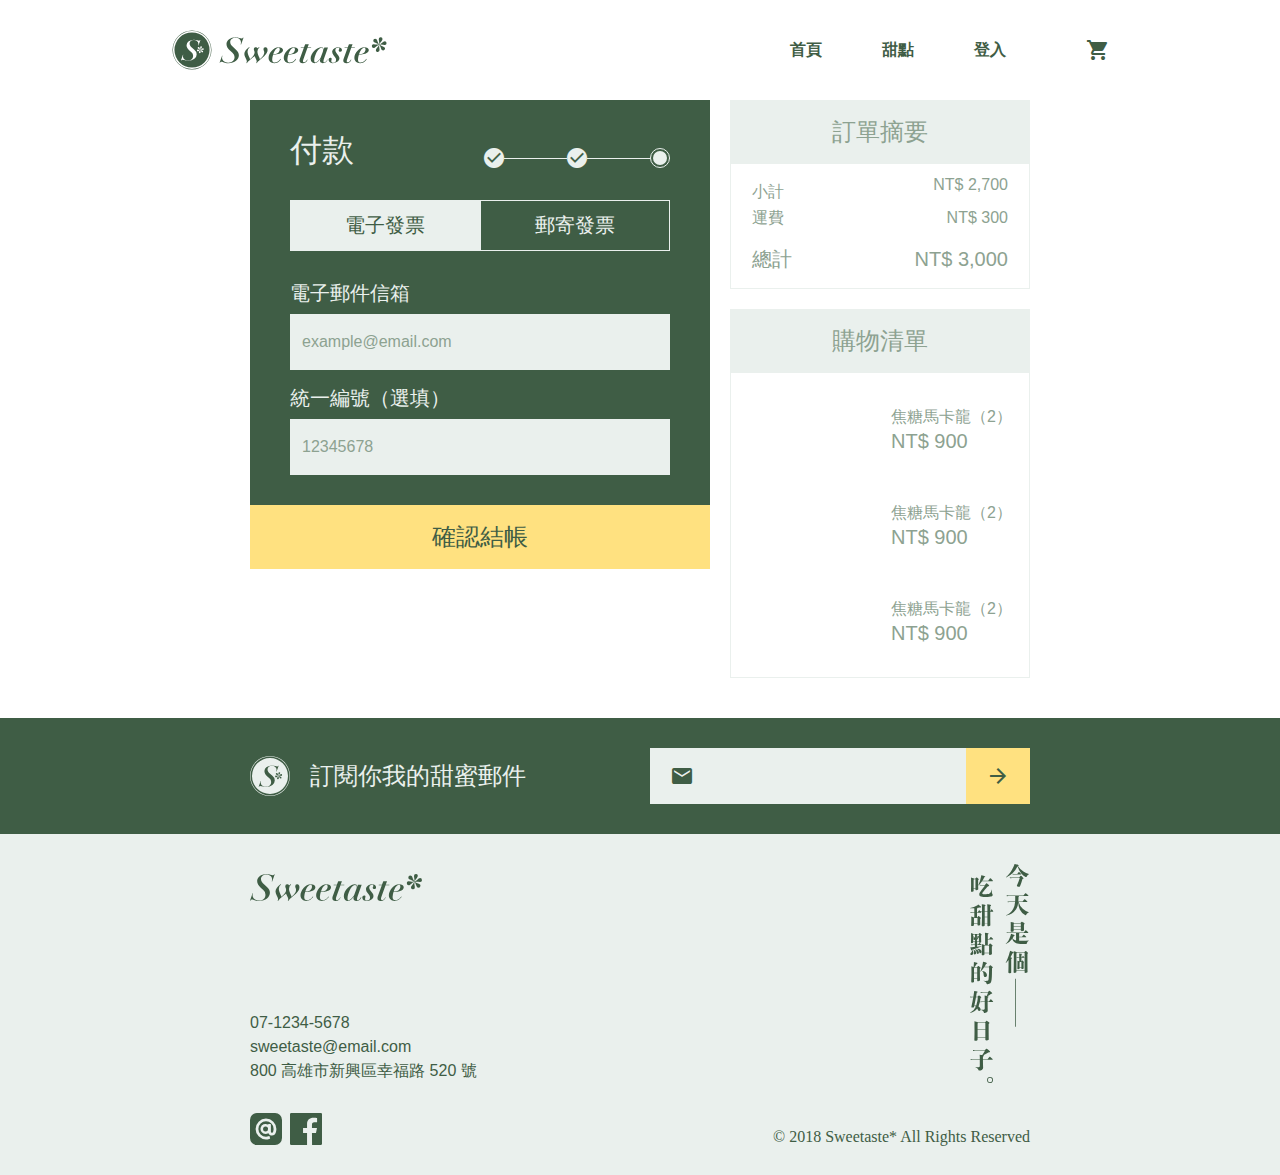
<file: checkout-3.html>
<!DOCTYPE html>
<html lang="en">
  <head>
    <meta charset="UTF-8" />
    <meta name="viewport" content="width=device-width, initial-scale=1.0, shrink-to-fit=no" />
    <meta http-equiv="X-UA-Compatible" content="ie=edge" />
    <meta name="format-detection" content="telephone=no"> <!-- Close automatic delection of the cellphone. -->
    <link rel="shortcut icon" href="favicon.ico" type="image/x-icon">
    <title>Sweetaste | Checkout-3</title>
    <!-- css -->
    <link rel="stylesheet" href="https://fonts.googleapis.com/icon?family=Material+Icons">
    <link rel="stylesheet" href="css/all.css">

  </head>
  
  <body class="checkout-3">
    <div class="container px-0 px-md-1">     
      <!-- navbar -->
      <nav class="navbar navbar-expand-md align-items-center navbar-light bg-white p-3 px-md-0">
        <!-- navbar__menuBtn-->
        <button class="navbar-toggler border-0" type="button" data-toggle="collapse" data-target="#navbarNav" aria-controls="navbarNav" aria-expanded="false" aria-label="Toggle navigation">
          <i class="material-icons">
            menu
          </i>
        </button>
        <!-- navbar__logo-->
        <a class="logo logo--sm" href="#" style="background-image: url(img/logotype-lg-dark.svg)">
          <h1>Sweetaste</h1>
        </a>
        <a class="logo logo--lg" href="#" style="background-image: url(img/logo-all-dark.svg)">
          Sweetaste
        </a>
        <!-- navbar__shoppingCart-->
        <a class="d-flex order-md-1 ml-md-5" href="cart.html">
          <i class="material-icons">
            shopping_cart
          </i>
        </a>
        <!-- navbar__menu-->
        <div class="collapse navbar-collapse justify-content-end pt-3 pt-md-0" id="navbarNav">
          <ul class="navbar-nav">
            <li class="nav-item active">
              <a class="nav-link text-primary font-weight-bold px-3" href="index.html">首頁<span class="sr-only">(current)</span></a>
            </li>
            <li class="nav-item">
              <a class="nav-link text-primary font-weight-bold px-3" href="product.html">甜點</a>
            </li>
            <li class="nav-item">
              <a class="nav-link text-primary font-weight-bold px-3" href="login.html">登入</a>
            </li>
          </ul>
        </div>
      </nav>
    </div>

    <div class="container">
      <div class="row justify-content-center mb-md-4">
        <!-- left column-->
        <div class="col-md-6 px-0 px-md-1">
          <form class="bg-primary pt-3">
            <div class="px-3 px-md-4">

              <div class="form-row">
                <div class="col-6 mb-3">
                  <h2 class="text-light mb-0">付款</h2>
                </div>
                <div class="col-6 mb-3">
                  <!-- step -->
                  <div class="step mt-1_6">
                    <div class="step__progress step__progress--100"></div>
                    <div class="step__circle material-icons">
                      check_circle
                    </div>
                    <div class="step__circle material-icons">
                      check_circle
                    </div>
                    <div class="step__circle step__circle--active">
                    </div>
                  </div>

                </div>
              </div>

              <!-- List group -->
              <div class="form-row">
                <div class="col-12">
                  <div class="list-group mb-3" id="myList" role="tablist">
                    <a class="list-group-item list-group-item-action h5 active" data-toggle="list" href="#pane__einvoice" role="tab">
                      電子發票
                    </a>
                    <a class="list-group-item list-group-item-action h5" data-toggle="list" href="#pane__invoice" role="tab">
                      郵寄發票
                    </a>
                  </div>
                </div>
              </div>

              <div class="tab-content" id="nav-tabContent">
                <!-- e-invoice -->
                <div class="tab-pane fade show active" id="pane__einvoice" role="tabpanel" aria-labelledby="list-all-list">
                  <div class="form-row">
                    <div class="col-12 form-group text-light">
                      <label class="h5 mb-0_8" for="email">電子郵件信箱</label>
                      <input type="email" class="form-control" id="email" placeholder="example@email.com">
                    </div>   
                    <div class="col-12 form-group text-light mb-3">
                      <label class="text-light h5 mb-0_8" for="einvoiceGUINumber">統一編號（選填）</label>
                      <input type="text" class="form-control" id="einvoiceGUINumber" placeholder="12345678">
                    </div>
                  </div>
                </div>

                <!-- e-invoice -->
                <div class="tab-pane fade" id="pane__invoice" role="tabpanel" aria-labelledby="list-all-list">
                  <div class="form-row">
                    <div class="col-6">
                      <label class="text-light h5 mb-0_8" for="address">地址</label>
                    </div>
                    <div class="col-6">
                      <div class="custom-control custom-checkbox text-right">
                        <input type="checkbox" class="custom-control-input" id="sameAddress">
                        <label class="custom-control-label text-light" for="sameAddress">同運送地址</label>
                      </div>
                    </div>
    
                    <div class="col-6 form-group text-light mb-0_8">
                      <select id="address" class="custom-select">
                        <option selected disabled>Choose...</option>
                        <option >高雄市</option>
                        <option>台中市</option>
                        <option>台南市</option>
                      </select>
                    </div>
                    <div class="col-6 form-group text-light mb-0_8">
                      <select class="custom-select">
                        <option selected disabled>Choose...</option>
                        <option>新興區</option>
                        <option>前金區</option>
                        <option>前鎮區</option>
                      </select>
                    </div>

                    <div class="col-12 form-group text-light mb-3">
                      <input type="text" class="form-control" placeholder="幸福路 520 號">
                    </div> 
    
                    <div class="col-12 form-group text-light mb-3">
                      <label class="text-light h5 mb-0_8" for="invoiceGUINumber">統一編號（選填）</label>
                      <input type="text" class="form-control" id="invoiceGUINumber" placeholder="12345678">
                    </div>
                  </div>
                </div>
              </div>
            </div>

            <a href="checkout-success.html" class="btn btn-lg btn-secondary w-100 text-primary">
              確認結帳
            </a>

          </form>
        </div>
        
        <div class="col-md-4 d-none d-md-block">
          <div class="card text-dark text-center mb-2">
            <div class="card-header h4 bg-light">
              訂單摘要
            </div>
            <div class="card-body py-0">
              <table style="width: 100%">
                <tbody>
                  <tr>
                    <th scope="row" class="text-left font-weight-light pt-md-1_6">小計</th>
                    <td class="text-right font-weight-light">NT$ 2,700</td>
                  </tr>
                  <tr>
                    <th scope="row" class="text-left font-weight-light">運費</th>
                    <td class="text-right font-weight-light">NT$ 300</td>
                  </tr>
                </tbody>
                <tfoot>
                  <tr>
                    <th scope="row" class="text-left h5 py-1_6">總計</th>
                    <td class="text-right h5">NT$ 3,000</td>
                  </tr>
                </tfoot>
              </table>
            </div>
          </div>
          <div class="card text-dark text-center mt-3 mt-md-0">
            <div class="card-header h4 bg-light">
              購物清單
            </div>
            <div class="card-body pr-0 py-1_6">
              <div class="d-flex flex-column">
                <div class="d-flex mb-1_6">
                  <div class="photoFrame" style="background-image: url(https://bit.ly/2QvsT63); position: static; height: 80px; width: 120px;">
                  </div>
                  <div class="d-flex flex-column align-items-start justify-content-center ml-2">
                    <span class="font-weight-light">焦糖馬卡龍（2）</span>
                    <span class="h5 mb-0">NT$ 900</span>
                  </div>                  
                </div>
                <div class="d-flex mb-1_6">
                  <div class="photoFrame" style="background-image: url(https://bit.ly/2zBDAxX); position: static; height: 80px; width: 120px;">
                  </div>
                  <div class="d-flex flex-column align-items-start justify-content-center ml-2">
                    <span class="font-weight-light">焦糖馬卡龍（2）</span>
                    <span class="h5 mb-0">NT$ 900</span>
                  </div>                  
                </div>
                <div class="d-flex">
                  <div class="photoFrame" style="background-image: url(https://bit.ly/2zKOP7w); position: static; height: 80px; width: 120px;">
                  </div>
                  <div class="d-flex flex-column align-items-start justify-content-center ml-2">
                    <span class="font-weight-light">焦糖馬卡龍（2）</span>
                    <span class="h5 mb-0">NT$ 900</span>
                  </div>                  
                </div>
              </div>
            </div>
          </div>
        </div>
      </div>
    </div>

    <!-- subscription-->
    <div class="bg-primary py-3">
      <div class="container">
        <div class="row justify-content-center">
          <div class="col-md-5 d-flex align-items-center justify-content-center justify-content-md-start mb-3 mb-md-0">
            <img src="img/logo-light.svg" width="40" height="40">
            <p class="ml-2 mb-0 h4 text-light font-weight-light">訂閱你我的甜蜜郵件</p>
          </div>
          <div class="col-md-5 px-3 px-md-1">
            <form class="inputGroup">
              <label for="email" class="inputGroup__label text-primary">
                <i class="material-icons">
                  mail
                </i>
              </label>
              <input class="inputGroup__input border-0" id="email" type="email" name="email" aria-label="email">
              <button class="inputGroup__btn bg-secondary text-primary border-0" type="submit">
                <i class="material-icons">
                  arrow_forward
                </i>
              </button>
            </form>
          </div>  
        </div>
      </div>
    </div>

    <!-- footer -->
    <footer class="bg-light p-3">
      <div class="container">
        <div class="row justify-content-center">
          <div class="col-md-4 d-flex flex-column mb-3">
            <a class="logo mt-1 mb-4 mb-md-auto" style="background-image: url(img/logotype-lg-dark.svg)" href="#">Sweetaste</a>
            <a href="tel:+886-7-1234-5678" class="text-primary">07-1234-5678</a>
            <a href="mailto:sweetaste@email.com" class="text-primary">sweetaste@email.com</a>
            <a href="https://www.google.com/maps/search/?api=1&query=22.631384, 120.301907&query_place_id=ChIJ10T7XIkEbjQRo5UX1nWHLx8" class="text-primary">800 高雄市新興區幸福路 520 號</a>
          </div>
          <div class="col-md-5"></div>
          <div class="d-none d-md-block col-md-1 mb-3">
            <div class="imgTitle" style="background-image: url(img/sm-今天是個吃甜點的好日子.svg)">
              今天是個──吃甜點的好日子。
            </div>
          </div>
          <div class="col-md-10 d-flex flex-column flex-md-row align-items-md-end">
            <div class="d-flex mb-2 mb-md-0">
              <a class="mr-0_8" href="#"><img src="img/ic-line@.svg" height="32"></a> 
              <a href="#"><img src="img/ic-facebook.svg" height="32"></a>
            </div>
            <span class="ml-md-auto text-primary lineHeight--1" style="font-family: 'Times New Roman', Times, serif">© 2018 Sweetaste* All Rights Reserved</span>
          </div>
        </div>
      </div>
    </footer>


    <!-- js -->
    <script src="js/jquery-3.4.1.min.js"></script>
    <script src="bootstrap/js/bootstrap.bundle.js"></script>
    <script src="js/all.js"></script>
  </body>
</html>
</file>
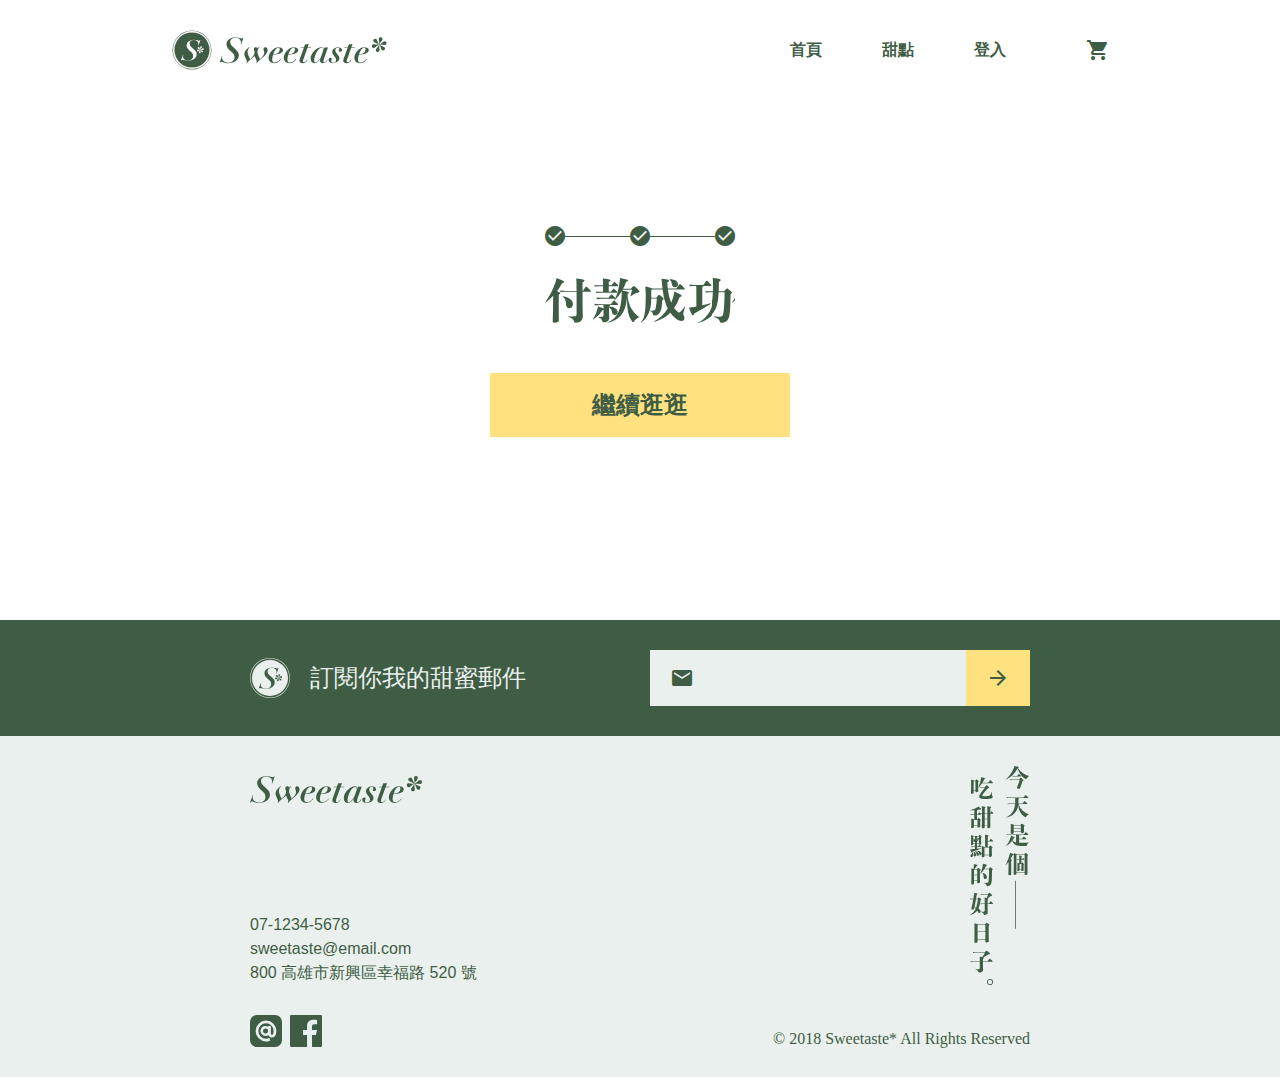
<file: checkout-success.html>
<!DOCTYPE html>
<html lang="en">
  <head>
    <meta charset="UTF-8" />
    <meta name="viewport" content="width=device-width, initial-scale=1.0, shrink-to-fit=no" />
    <meta http-equiv="X-UA-Compatible" content="ie=edge" />
    <meta name="format-detection" content="telephone=no"> <!-- Close automatic delection of the cellphone. -->
    <link rel="shortcut icon" href="favicon.ico" type="image/x-icon">
    <title>Sweetaste | Checkout-Success</title>
    <!-- css -->
    <link rel="stylesheet" href="https://fonts.googleapis.com/icon?family=Material+Icons">
    <link rel="stylesheet" href="css/all.css">

  </head>
  
  <body>
    <div class="container px-0 px-md-1">     
      <!-- navbar -->
      <nav class="navbar navbar-expand-md align-items-center navbar-light bg-white p-3 px-md-0">
        <!-- navbar__menuBtn-->
        <button class="navbar-toggler border-0" type="button" data-toggle="collapse" data-target="#navbarNav" aria-controls="navbarNav" aria-expanded="false" aria-label="Toggle navigation">
          <i class="material-icons">
            menu
          </i>
        </button>
        <!-- navbar__logo-->
        <a class="logo logo--sm" href="#" style="background-image: url(img/logotype-lg-dark.svg)">
          <h1>Sweetaste</h1>
        </a>
        <a class="logo logo--lg" href="#" style="background-image: url(img/logo-all-dark.svg)">
          Sweetaste
        </a>
        <!-- navbar__shoppingCart-->
        <a class="d-flex order-md-1 ml-md-5" href="cart.html">
          <i class="material-icons">
            shopping_cart
          </i>
        </a>
        <!-- navbar__menu-->
        <div class="collapse navbar-collapse justify-content-end pt-3 pt-md-0" id="navbarNav">
          <ul class="navbar-nav">
            <li class="nav-item active">
              <a class="nav-link text-primary font-weight-bold px-3" href="index.html">首頁<span class="sr-only">(current)</span></a>
            </li>
            <li class="nav-item">
              <a class="nav-link text-primary font-weight-bold px-3" href="product.html">甜點</a>
            </li>
            <li class="nav-item">
              <a class="nav-link text-primary font-weight-bold px-3" href="login.html">登入</a>
            </li>
          </ul>
        </div>
      </nav>
    </div>

    <div class="container checkout-success px-0 px-md-1 mb-md-6">
      <!-- banner -->
      <div class="banner" style="background-image: url(https://bit.ly/2P7GhNd)">
        <div class="row h-100 justify-content-center mx-0 mx-md-n1">

          <div class="col-md-4 d-flex flex-column align-items-center justify-content-center px-0 px-md-1">
            <!-- step -->
            <div class="step step--primary">
              <div class="step__progress step__progress--100">
              </div>
              <div class="step__circle material-icons">
                check_circle
              </div>
              <div class="step__circle material-icons">
                check_circle
              </div>
              <div class="step__circle material-icons">
                check_circle
              </div>
            </div>
            <!-- imgTitle -->
            <div class="imgTitle mt-3 mb-5" style="background: url(img/lg-付款成功.svg)">  
            </div>

            <a href="product.html" class="btn btn-lg btn-secondary w-100 text-primary font-weight-bold d-none d-md-block">
              繼續逛逛
            </a>
          </div>
        </div>
        
      </div>
      <a href="product.html" class="btn btn-lg btn-secondary w-100 text-primary font-weight-bold d-block d-md-none">
        繼續逛逛
      </a>
    </div>

    <!-- subscription-->
    <div class="bg-primary py-3">
      <div class="container">
        <div class="row justify-content-center">
          <div class="col-md-5 d-flex align-items-center justify-content-center justify-content-md-start mb-3 mb-md-0">
            <img src="img/logo-light.svg" width="40" height="40">
            <p class="ml-2 mb-0 h4 text-light font-weight-light">訂閱你我的甜蜜郵件</p>
          </div>
          <div class="col-md-5 px-3 px-md-1">
            <form class="inputGroup">
              <label for="email" class="inputGroup__label text-primary">
                <i class="material-icons">
                  mail
                </i>
              </label>
              <input class="inputGroup__input border-0" id="email" type="email" name="email" aria-label="email">
              <button class="inputGroup__btn bg-secondary text-primary border-0" type="submit">
                <i class="material-icons">
                  arrow_forward
                </i>
              </button>
            </form>
          </div>  
        </div>
      </div>
    </div>

    <!-- footer -->
    <footer class="bg-light p-3">
      <div class="container">
        <div class="row justify-content-center">
          <div class="col-md-4 d-flex flex-column mb-3">
            <a class="logo mt-1 mb-4 mb-md-auto" style="background-image: url(img/logotype-lg-dark.svg)" href="#">Sweetaste</a>
            <a href="tel:+886-7-1234-5678" class="text-primary">07-1234-5678</a>
            <a href="mailto:sweetaste@email.com" class="text-primary">sweetaste@email.com</a>
            <a href="https://www.google.com/maps/search/?api=1&query=22.631384, 120.301907&query_place_id=ChIJ10T7XIkEbjQRo5UX1nWHLx8" class="text-primary">800 高雄市新興區幸福路 520 號</a>
          </div>
          <div class="col-md-5"></div>
          <div class="d-none d-md-block col-md-1 mb-3">
            <div class="imgTitle" style="background-image: url(img/sm-今天是個吃甜點的好日子.svg)">
              今天是個──吃甜點的好日子。
            </div>
          </div>
          <div class="col-md-10 d-flex flex-column flex-md-row align-items-md-end">
            <div class="d-flex mb-2 mb-md-0">
              <a class="mr-0_8" href="#"><img src="img/ic-line@.svg" height="32"></a> 
              <a href="#"><img src="img/ic-facebook.svg" height="32"></a>
            </div>
            <span class="ml-md-auto text-primary lineHeight--1" style="font-family: 'Times New Roman', Times, serif">© 2018 Sweetaste* All Rights Reserved</span>
          </div>
        </div>
      </div>
    </footer>


    <!-- js -->
    <script src="js/jquery-3.4.1.min.js"></script>
    <script src="bootstrap/js/bootstrap.bundle.js"></script>
    <script src="js/all.js"></script>
  </body>
</html>
</file>
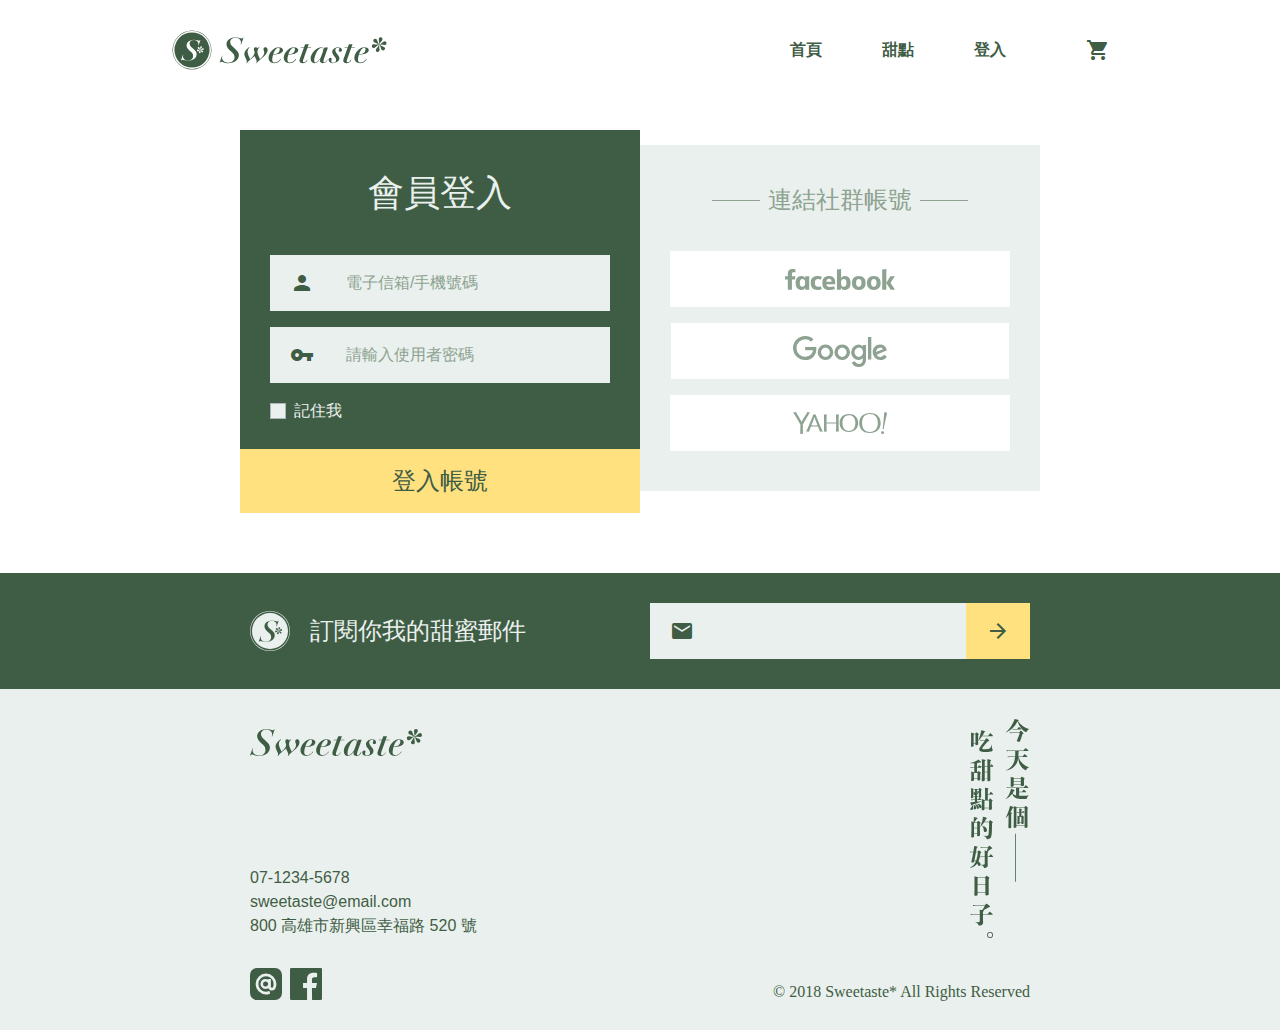
<file: login.html>
<!DOCTYPE html>
<html lang="en">
  <head>
    <meta charset="UTF-8" />
    <meta name="viewport" content="width=device-width, initial-scale=1.0, shrink-to-fit=no" />
    <meta http-equiv="X-UA-Compatible" content="ie=edge" />
    <meta name="format-detection" content="telephone=no"> <!-- Close automatic delection of the cellphone. -->
    <link rel="shortcut icon" href="favicon.ico" type="image/x-icon">
    <title>Sweetaste | Login</title>
    <!-- css -->
    <link rel="stylesheet" href="https://fonts.googleapis.com/icon?family=Material+Icons">
    <link rel="stylesheet" href="css/all.css">

  </head>
  
  <body>
    <div class="container px-0 px-md-1">     
      <!-- navbar -->
      <nav class="navbar navbar-expand-md align-items-center navbar-light bg-white p-3 px-md-0">
        <!-- navbar__menuBtn-->
        <button class="navbar-toggler border-0" type="button" data-toggle="collapse" data-target="#navbarNav" aria-controls="navbarNav" aria-expanded="false" aria-label="Toggle navigation">
          <i class="material-icons">
            menu
          </i>
        </button>
        <!-- navbar__logo-->
        <a class="logo logo--sm" href="#" style="background-image: url(img/logotype-lg-dark.svg)">
          <h1>Sweetaste</h1>
        </a>
        <a class="logo logo--lg" href="#" style="background-image: url(img/logo-all-dark.svg)">
          Sweetaste
        </a>
        <!-- navbar__shoppingCart-->
        <a class="d-flex order-md-1 ml-md-5" href="cart.html">
          <i class="material-icons">
            shopping_cart
          </i>
        </a>
        <!-- navbar__menu-->
        <div class="collapse navbar-collapse justify-content-end pt-3 pt-md-0" id="navbarNav">
          <ul class="navbar-nav">
            <li class="nav-item active">
              <a class="nav-link text-primary font-weight-bold px-3" href="index.html">首頁<span class="sr-only">(current)</span></a>
            </li>
            <li class="nav-item">
              <a class="nav-link text-primary font-weight-bold px-3" href="product.html">甜點</a>
            </li>
            <li class="nav-item">
              <a class="nav-link text-primary font-weight-bold px-3" href="login.html">登入</a>
            </li>
          </ul>
        </div>
      </nav>
    </div>
    <!-- login -->
    <div class="login container mt-md-3 mb-0 mb-md-6 p-0">
      <div class="row no-gutters justify-content-center">
        <div class="h1 text-light text-center bg-primary mb-0 py-3 py-md-4 w-100 d-md-none">會員登入</div>
        <div class="col-md-5 py-md-1_5 order-md-2">
          <div class="d-flex flex-column px-3 py-3 py-md-4 bg-light">
            <h4 class="d-none d-md-block text-dark text-center font-weight-light mb-2 titleDecorate">
              連結社群帳號
            </h4>
            <div class="d-flex flex-md-column">
              <a href="#" class="btn btn-white d-flex justify-content-center align-items-center my-md-1_6 socialLink--facebook">
                <img class="socialLink--facebook__img" src="img/ic-facebook-logotype.svg">
              </a>
              <a href="#" class="btn btn-white d-flex justify-content-center align-items-center mb-md-1_6 socialLink--google">
                <img class="socialLink--google__img" src="img/ic-google.svg">
              </a>
              <a href="#" class="btn btn-white d-flex justify-content-center align-items-center socialLink--yahoo">
                <img class="socialLink--yahoo__img" src="img/ic-yahoo.svg">
              </a>
            </div>
          </div>
        </div>
        <div class="col-md-5 bg-primary px-0 order-md-1">
          <h2 class="h1 text-center text-light my-4 d-none d-md-block">會員登入</h2>
          <form class="needs-validation" novalidate>
            <div class="d-flex flex-column px-3 pt-3 pt-md-0">
              <div class="inputGroup mb-1_6">
                <label for="email" class="inputGroup__label text-primary">
                  <i class="material-icons">
                    person
                  </i>
                </label>
                <input class="form-control inputGroup__input border-0" id="email" type="text" name="email" aria-label="email" placeholder="電子信箱/手機號碼" required>
                <div class="invalid-feedback">
                  請輸入註冊時的電子信箱或手機號碼。
                </div>
              </div>
              <div class="inputGroup">
                <label for="email" class="inputGroup__label text-primary">
                  <i class="material-icons">
                    vpn_key
                  </i>
                </label>
                <input class="form-control inputGroup__input border-0" id="email" type="text" name="email" aria-label="email" placeholder="請輸入使用者密碼" required>
              </div>
              
              <div class="custom-control custom-checkbox my-1_6 mr-sm-2">
                <input type="checkbox" class="custom-control-input cursor--pointer" id="customControlInline">
                <label class="custom-control-label text-light cursor--pointer" for="customControlInline">
                  記住我
                </label>
              </div>
            </div>

            <button type="submit" class="btn btn-lg btn-secondary text-primary mt-1 w-100">
              登入帳號
            </button>
          </form>
          
        </div>
      </div>
    </div>

    <!-- subscription-->
    <div class="bg-primary py-3">
      <div class="container">
        <div class="row justify-content-center">
          <div class="col-md-5 d-flex align-items-center justify-content-center justify-content-md-start mb-3 mb-md-0">
            <img src="img/logo-light.svg" width="40" height="40">
            <p class="ml-2 mb-0 h4 text-light font-weight-light">訂閱你我的甜蜜郵件</p>
          </div>
          <div class="col-md-5 px-3 px-md-1">
            <form class="inputGroup">
              <label for="email" class="inputGroup__label text-primary">
                <i class="material-icons">
                  mail
                </i>
              </label>
              <input class="inputGroup__input border-0" id="email" type="email" name="email" aria-label="email">
              <button class="inputGroup__btn bg-secondary text-primary border-0" type="submit">
                <i class="material-icons">
                  arrow_forward
                </i>
              </button>
            </form>
          </div>  
        </div>
      </div>
    </div>

    <!-- footer -->
    <footer class="bg-light p-3">
      <div class="container">
        <div class="row justify-content-center">
          <div class="col-md-4 d-flex flex-column mb-3">
            <a class="logo mt-1 mb-4 mb-md-auto" style="background-image: url(img/logotype-lg-dark.svg)" href="#">Sweetaste</a>
            <a href="tel:+886-7-1234-5678" class="text-primary">07-1234-5678</a>
            <a href="mailto:sweetaste@email.com" class="text-primary">sweetaste@email.com</a>
            <a href="https://www.google.com/maps/search/?api=1&query=22.631384, 120.301907&query_place_id=ChIJ10T7XIkEbjQRo5UX1nWHLx8" class="text-primary">800 高雄市新興區幸福路 520 號</a>
          </div>
          <div class="col-md-5"></div>
          <div class="d-none d-md-block col-md-1 mb-3">
            <div class="imgTitle" style="background-image: url(img/sm-今天是個吃甜點的好日子.svg)">
              今天是個──吃甜點的好日子。
            </div>
          </div>
          <div class="col-md-10 d-flex flex-column flex-md-row align-items-md-end">
            <div class="d-flex mb-2 mb-md-0">
              <a class="mr-0_8" href="#"><img src="img/ic-line@.svg" height="32"></a> 
              <a href="#"><img src="img/ic-facebook.svg" height="32"></a>
            </div>
            <span class="ml-md-auto text-primary lineHeight--1" style="font-family: 'Times New Roman', Times, serif">© 2018 Sweetaste* All Rights Reserved</span>
          </div>
        </div>
      </div>
    </footer>

    <!-- js -->
    <script src="js/jquery-3.4.1.min.js"></script>
    <script src="bootstrap/js/bootstrap.bundle.js"></script>
    <script src="js/all.js"></script>
  </body>
</html>
</file>
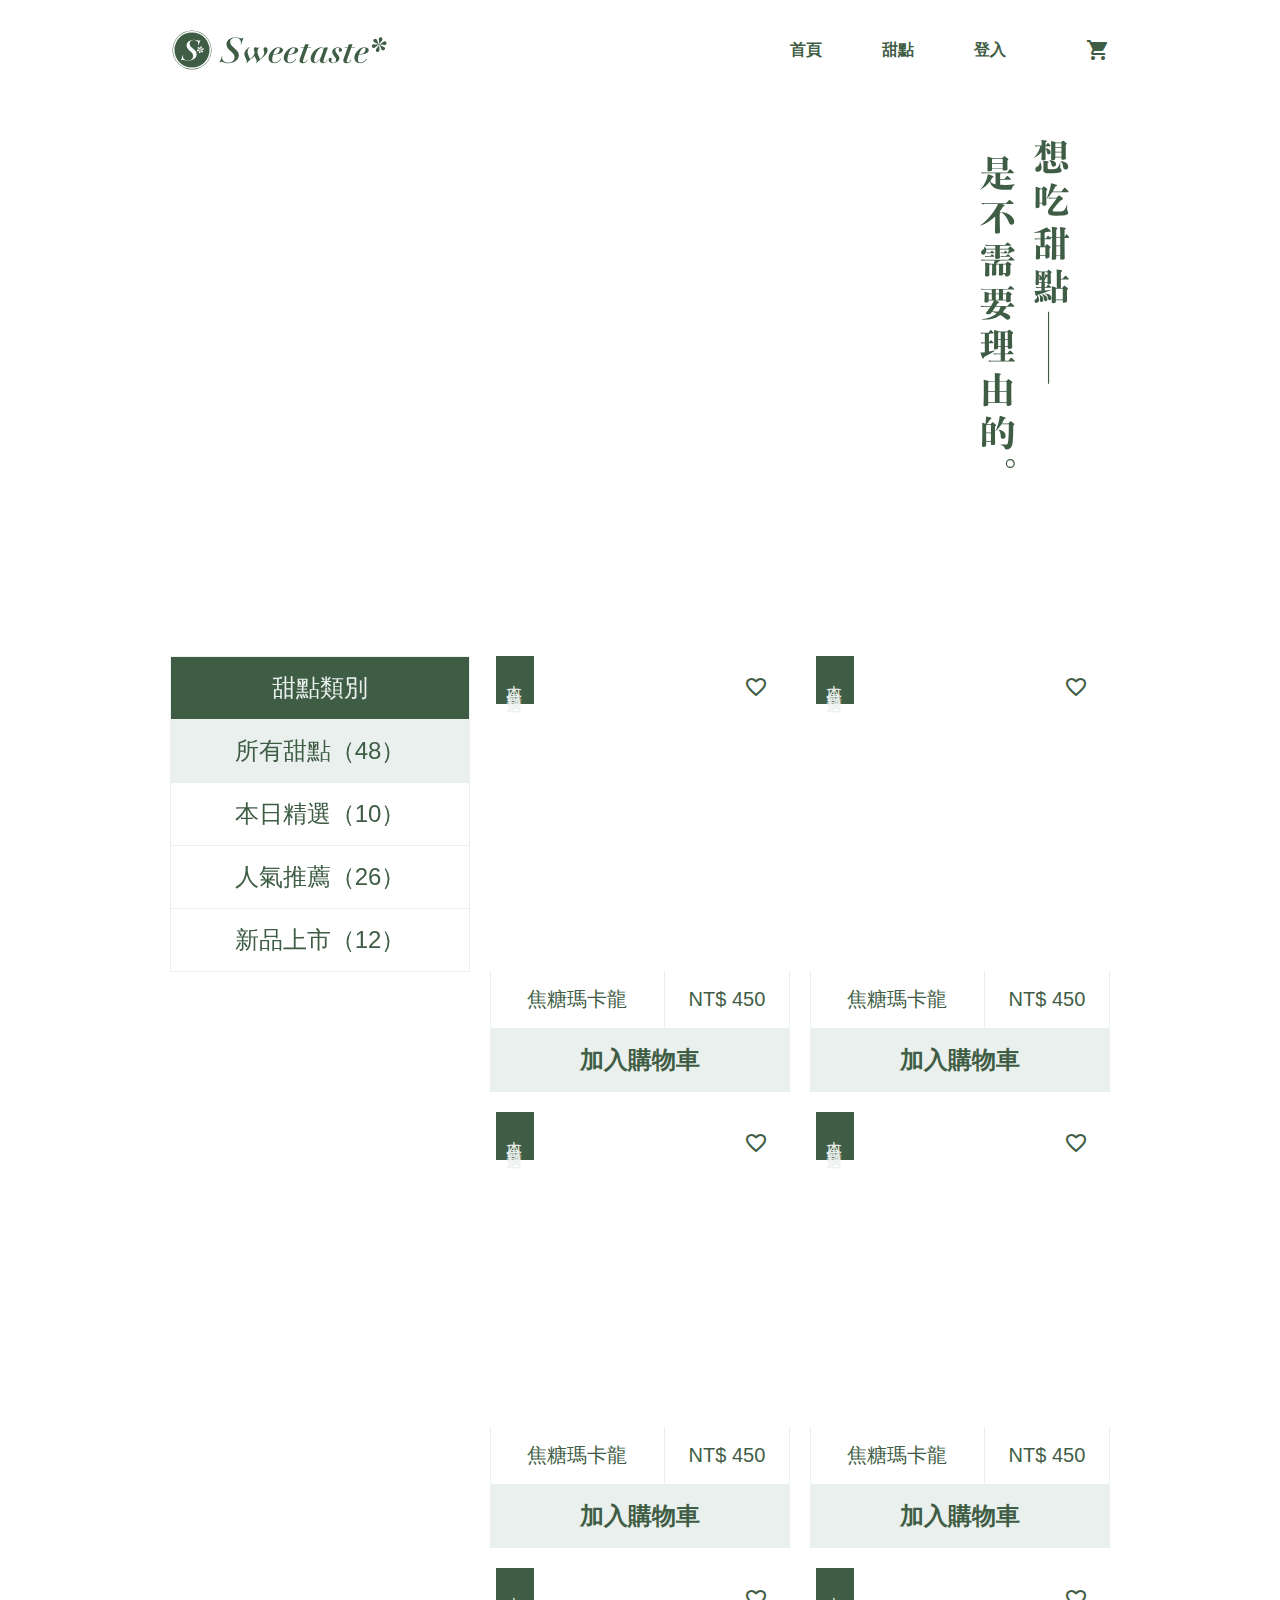
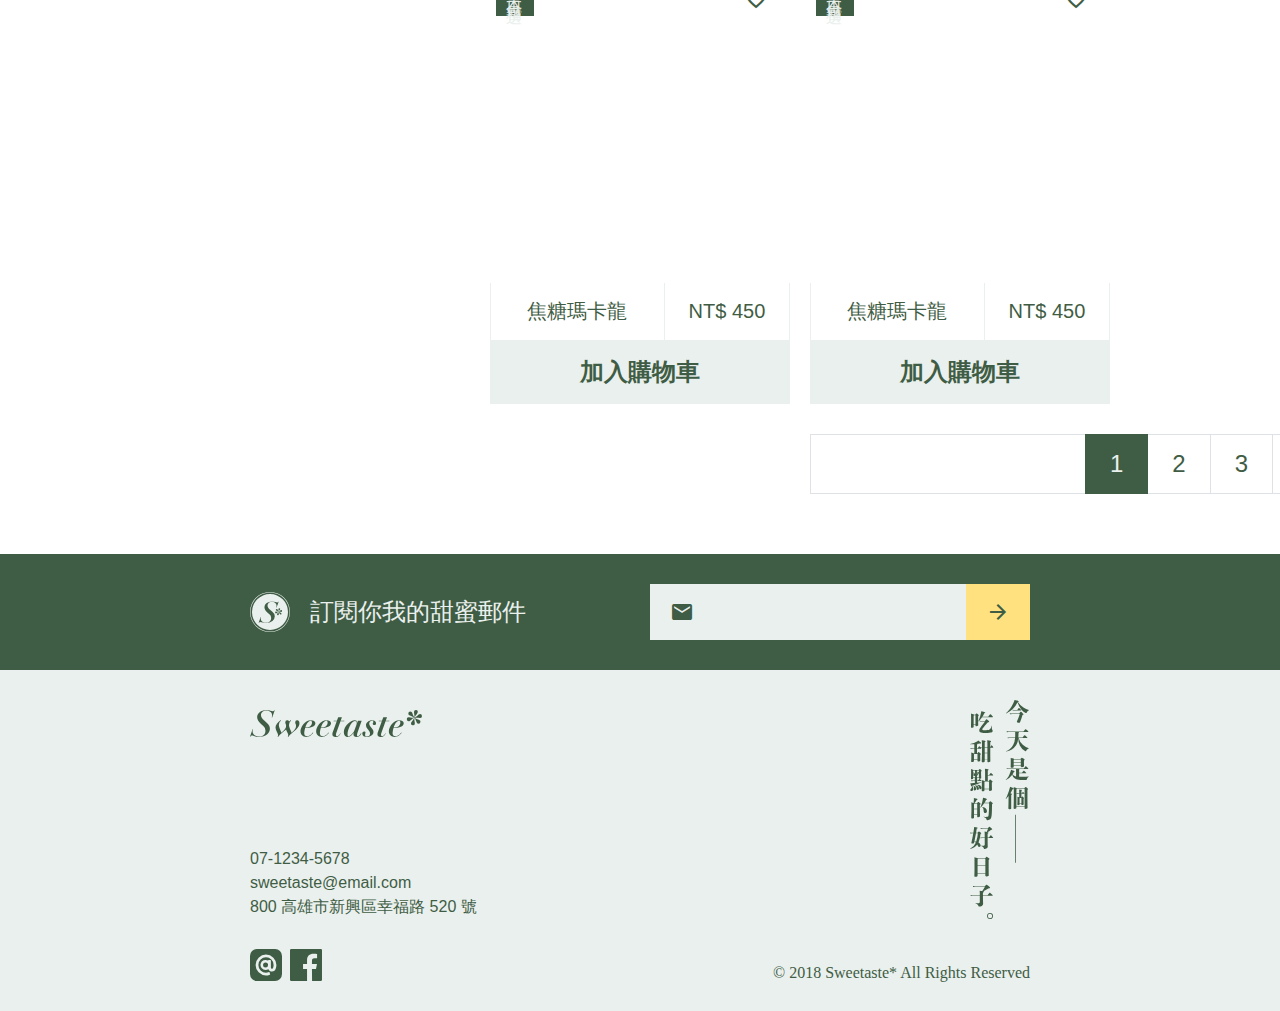
<file: product.html>
<!DOCTYPE html>
<html lang="en">
  <head>
    <meta charset="UTF-8" />
    <meta name="viewport" content="width=device-width, initial-scale=1.0, shrink-to-fit=no" />
    <meta http-equiv="X-UA-Compatible" content="ie=edge" />
    <meta name="format-detection" content="telephone=no"> <!-- Close automatic delection of the cellphone. -->
    <link rel="shortcut icon" href="favicon.ico" type="image/x-icon">
    <title>Sweetaste | Product</title>
    <!-- css -->
    <link rel="stylesheet" href="https://fonts.googleapis.com/icon?family=Material+Icons">
    <link rel="stylesheet" href="css/all.css">

  </head>
  
  <body>
    <div class="container px-0 px-md-1">     
      <!-- navbar -->
      <nav class="navbar navbar-expand-md align-items-center navbar-light bg-white p-3 px-md-0">
        <!-- navbar__menuBtn-->
        <button class="navbar-toggler border-0" type="button" data-toggle="collapse" data-target="#navbarNav" aria-controls="navbarNav" aria-expanded="false" aria-label="Toggle navigation">
          <i class="material-icons">
            menu
          </i>
        </button>
        <!-- navbar__logo-->
        <a class="logo logo--sm" href="#" style="background-image: url(img/logotype-lg-dark.svg)">
          <h1>Sweetaste</h1>
        </a>
        <a class="logo logo--lg" href="#" style="background-image: url(img/logo-all-dark.svg)">
          Sweetaste
        </a>
        <!-- navbar__shoppingCart-->
        <a class="d-flex order-md-1 ml-md-5" href="cart.html">
          <i class="material-icons">
            shopping_cart
          </i>
        </a>
        <!-- navbar__menu-->
        <div class="collapse navbar-collapse justify-content-end pt-3 pt-md-0" id="navbarNav">
          <ul class="navbar-nav">
            <li class="nav-item active">
              <a class="nav-link text-primary font-weight-bold px-3" href="index.html">首頁<span class="sr-only">(current)</span></a>
            </li>
            <li class="nav-item">
              <a class="nav-link text-primary font-weight-bold px-3" href="product.html">甜點</a>
            </li>
            <li class="nav-item">
              <a class="nav-link text-primary font-weight-bold px-3" href="login.html">登入</a>
            </li>
          </ul>
        </div>
      </nav>
    </div>

    <div class="container px-0 px-md-1 mb-md-6">
      <!-- banner -->
      <div class="banner d-flex justify-content-end p-3 p-md-4 bg--px--r" style="background-image: url(https://bit.ly/2Qodh3Z)">
        <!-- imgTitle -->
        <h2 class="imgTitle imgTitle--md--none" style="background-image: url(img/sm-想吃甜點是不需要理由的.svg)">
          想吃甜點──是不需要理由的。
        </h2>
        <div class="imgTitle imgTitle--md--lg" style="background-image: url(img/lg-想吃甜點是不需要理由的.svg)">
          想吃甜點──是不需要理由的。
        </div>
      </div>
    </div>

    <div class="container">
      <div class="row">
        <div class="col-md-4 px-0 px-md-1 mb-3">
          <!-- pane__list -->
          <div class="sticky-top list-group list-group-lg text-center h5" id="list-tab" role="tablist">
            <div class="list-group-item bg-primary text-light h4 py-1_6" role="tab" aria-controls="home">
              甜點類別
            </div>
            <a class="list-group-item list-group-item-action text-primary h4 py-1_6 active" data-toggle="list" href="#pane__all" role="tab" aria-controls="home">所有甜點（48）</a>
            <a class="list-group-item list-group-item-action text-primary h4 py-1_6" data-toggle="list" href="#pane__today" role="tab" aria-controls="profile">本日精選（10）</a>
            <a class="list-group-item list-group-item-action text-primary h4 py-1_6" data-toggle="list" href="#pane__popular" role="tab" aria-controls="messages">人氣推薦（26）</a>
            <a class="list-group-item list-group-item-action text-primary h4 py-1_6" data-toggle="list" href="#pane__new" role="tab" aria-controls="settings">新品上市（12）</a>
          </div>
        </div>
        <div class="col-md-8">
          <div class="tab-content" id="nav-tabContent">
            <!-- pane__all -->
            <div class="tab-pane fade show active" id="pane__all" role="tabpanel" aria-labelledby="list-all-list">
              <div class="row">
                <!-- card -->
                <div class="col-md-6 px-3 px-md-1">
                  <div class="card mb-3 mb-md-2 border-0">
                    <div class="card__badge verticalWrite text-light bg-primary">
                      本日精選
                    </div>
                    <label class="card__favorite">
                      <input type="checkbox" class="card__favorite__checkbox">
                      <i class="material-icons text-primary card__favorite__icon--unselected">
                        favorite_border
                      </i>
                      <i class="material-icons text-primary card__favorite__icon--selected">
                        favorite
                      </i>
                    </label>
                    <div class="card__photoFrame" style="background-image: url(https://bit.ly/2QiWeQW)">
                    </div>
                    <div class="card-body p-0">
                      <div class="container-fluid">
                        <dl class="row mb-0 text-center text-primary h5">
                          <dt class="col-7 mb-0 py-1_6 font-weight-normal border-left border-right">焦糖瑪卡龍</dt>
                          <dd class="col-5 mb-0 py-1_6 border-right">NT$ 450</dd>
                        </dl>
                      </div>
                      <a href="#" class="btn btn-lg d-block btn-light font-weight-bold text-primary">加入購物車</a>
                    </div>
                  </div>
                </div>
                <div class="col-md-6 px-3 px-md-1">
                  <div class="card mb-3 mb-md-2 border-0">
                    <div class="card__badge verticalWrite text-light bg-primary">
                      本日精選
                    </div>
                    <label class="card__favorite">
                      <input type="checkbox" class="card__favorite__checkbox">
                      <i class="material-icons text-primary card__favorite__icon--unselected">
                        favorite_border
                      </i>
                      <i class="material-icons text-primary card__favorite__icon--selected">
                        favorite
                      </i>
                    </label>
                    <div class="card__photoFrame" style="background-image: url(https://bit.ly/2zBjQuq)">
                    </div>
                    <div class="card-body p-0">
                      <div class="container-fluid">
                        <dl class="row mb-0 text-center text-primary h5">
                          <dt class="col-7 mb-0 py-1_6 font-weight-normal border-left border-right">焦糖瑪卡龍</dt>
                          <dd class="col-5 mb-0 py-1_6 border-right">NT$ 450</dd>
                        </dl>
                      </div>
                      <a href="#" class="btn btn-lg d-block btn-light font-weight-bold text-primary">加入購物車</a>
                    </div>
                  </div>
                </div>
                <div class="col-md-6 px-3 px-md-1">
                  <div class="card mb-3 mb-md-2 border-0">
                    <div class="card__badge verticalWrite text-light bg-primary">
                      本日精選
                    </div>
                    <label class="card__favorite">
                      <input type="checkbox" class="card__favorite__checkbox">
                      <i class="material-icons text-primary card__favorite__icon--unselected">
                        favorite_border
                      </i>
                      <i class="material-icons text-primary card__favorite__icon--selected">
                        favorite
                      </i>
                    </label>
                    <div class="card__photoFrame" style="background-image: url(https://bit.ly/2zKOP7w)">
                    </div>
                    <div class="card-body p-0">
                      <div class="container-fluid">
                        <dl class="row mb-0 text-center text-primary h5">
                          <dt class="col-7 mb-0 py-1_6 font-weight-normal border-left border-right">焦糖瑪卡龍</dt>
                          <dd class="col-5 mb-0 py-1_6 border-right">NT$ 450</dd>
                        </dl>
                      </div>
                      <a href="#" class="btn btn-lg d-block btn-light font-weight-bold text-primary">加入購物車</a>
                    </div>
                  </div>
                </div>
                <div class="col-md-6 px-3 px-md-1">
                  <div class="card mb-3 mb-md-2 border-0">
                    <div class="card__badge verticalWrite text-light bg-primary">
                      本日精選
                    </div>
                    <label class="card__favorite">
                      <input type="checkbox" class="card__favorite__checkbox">
                      <i class="material-icons text-primary card__favorite__icon--unselected">
                        favorite_border
                      </i>
                      <i class="material-icons text-primary card__favorite__icon--selected">
                        favorite
                      </i>
                    </label>
                    <div class="card__photoFrame" style="background-image: url(https://bit.ly/2NcDVuB)">
                    </div>
                    <div class="card-body p-0">
                      <div class="container-fluid">
                        <dl class="row mb-0 text-center text-primary h5">
                          <dt class="col-7 mb-0 py-1_6 font-weight-normal border-left border-right">焦糖瑪卡龍</dt>
                          <dd class="col-5 mb-0 py-1_6 border-right">NT$ 450</dd>
                        </dl>
                      </div>
                      <a href="#" class="btn btn-lg d-block btn-light font-weight-bold text-primary">加入購物車</a>
                    </div>
                  </div>
                </div>
                <div class="col-md-6 px-3 px-md-1">
                  <div class="card mb-3 mb-md-2 border-0">
                    <div class="card__badge verticalWrite text-light bg-primary">
                      本日精選
                    </div>
                    <label class="card__favorite">
                      <input type="checkbox" class="card__favorite__checkbox">
                      <i class="material-icons text-primary card__favorite__icon--unselected">
                        favorite_border
                      </i>
                      <i class="material-icons text-primary card__favorite__icon--selected">
                        favorite
                      </i>
                    </label>
                    <div class="card__photoFrame" style="background-image: url(https://bit.ly/2zBjQuq)">
                    </div>
                    <div class="card-body p-0">
                      <div class="container-fluid">
                        <dl class="row mb-0 text-center text-primary h5">
                          <dt class="col-7 mb-0 py-1_6 font-weight-normal border-left border-right">焦糖瑪卡龍</dt>
                          <dd class="col-5 mb-0 py-1_6 border-right">NT$ 450</dd>
                        </dl>
                      </div>
                      <a href="#" class="btn btn-lg d-block btn-light font-weight-bold text-primary">加入購物車</a>
                    </div>
                  </div>
                </div>
                <div class="col-md-6 px-3 px-md-1">
                  <div class="card mb-3 mb-md-2 border-0">
                    <div class="card__badge verticalWrite text-light bg-primary">
                      本日精選
                    </div>
                    <label class="card__favorite">
                      <input type="checkbox" class="card__favorite__checkbox">
                      <i class="material-icons text-primary card__favorite__icon--unselected">
                        favorite_border
                      </i>
                      <i class="material-icons text-primary card__favorite__icon--selected">
                        favorite
                      </i>
                    </label>
                    <div class="card__photoFrame" style="background-image: url(https://bit.ly/2zKOP7w)">
                    </div>
                    <div class="card-body p-0">
                      <div class="container-fluid">
                        <dl class="row mb-0 text-center text-primary h5">
                          <dt class="col-7 mb-0 py-1_6 font-weight-normal border-left border-right">焦糖瑪卡龍</dt>
                          <dd class="col-5 mb-0 py-1_6 border-right">NT$ 450</dd>
                        </dl>
                      </div>
                      <a href="#" class="btn btn-lg d-block btn-light font-weight-bold text-primary">加入購物車</a>
                    </div>
                  </div>
                </div>
              </div>

              <!-- pagination -->
              <nav class="d-flex justify-content-center justify-content-md-end mt-md-1 mb-3 mb-md-6" aria-label="...">
                <ul class="pagination pagination-lg mb-0">
                  <li class="page-item disabled">
                    <span class="page-link page-link--materialIcon">
                      <i class="material-icons">
                        arrow_left
                      </i>
                    </span>
                  </li>
                  <li class="page-item active" aria-current="page">
                    <span class="page-link">
                      1
                      <span class="sr-only">(current)</span>
                    </span>
                  </li>
                  <li class="page-item"><a class="page-link" href="#">2</a></li>
                  <li class="page-item"><a class="page-link" href="#">3</a></li>
                  <li class="page-item">
                    <a class="page-link page-link--materialIcon" href="#">
                      <i class="material-icons">
                        arrow_right
                      </i>
                    </a>
                  </li>
                </ul>
              </nav>
              
            </div>
            
            <div class="tab-pane fade" id="pane__today" role="tabpanel" aria-labelledby="list-today-list">
              <div class="row">
                <!-- card -->
                <div class="col-md-6 px-3 px-md-1">
                  <div class="card mb-3 mb-md-2 border-0">
                    <div class="card__badge verticalWrite text-light bg-primary">
                      本日精選
                    </div>
                    <label class="card__favorite">
                      <input type="checkbox" class="card__favorite__checkbox">
                      <i class="material-icons text-primary card__favorite__icon--unselected">
                        favorite_border
                      </i>
                      <i class="material-icons text-primary card__favorite__icon--selected">
                        favorite
                      </i>
                    </label>
                    <div class="card__photoFrame" style="background-image: url(https://bit.ly/2QiWeQW)">
                    </div>
                    <div class="card-body p-0">
                      <div class="container-fluid">
                        <dl class="row mb-0 text-center text-primary h5">
                          <dt class="col-7 mb-0 py-1_6 font-weight-normal border-left border-right">焦糖瑪卡龍</dt>
                          <dd class="col-5 mb-0 py-1_6 border-right">NT$ 450</dd>
                        </dl>
                      </div>
                      <a href="#" class="btn btn-lg d-block btn-light font-weight-bold text-primary">加入購物車</a>
                    </div>
                  </div>
                </div>
                <div class="col-md-6 px-3 px-md-1">
                  <div class="card mb-3 mb-md-2 border-0">
                    <div class="card__badge verticalWrite text-light bg-primary">
                      本日精選
                    </div>
                    <label class="card__favorite">
                      <input type="checkbox" class="card__favorite__checkbox">
                      <i class="material-icons text-primary card__favorite__icon--unselected">
                        favorite_border
                      </i>
                      <i class="material-icons text-primary card__favorite__icon--selected">
                        favorite
                      </i>
                    </label>
                    <div class="card__photoFrame" style="background-image: url(https://bit.ly/2zBjQuq)">
                    </div>
                    <div class="card-body p-0">
                      <div class="container-fluid">
                        <dl class="row mb-0 text-center text-primary h5">
                          <dt class="col-7 mb-0 py-1_6 font-weight-normal border-left border-right">焦糖瑪卡龍</dt>
                          <dd class="col-5 mb-0 py-1_6 border-right">NT$ 450</dd>
                        </dl>
                      </div>
                      <a href="#" class="btn btn-lg d-block btn-light font-weight-bold text-primary">加入購物車</a>
                    </div>
                  </div>
                </div>
                <div class="col-md-6 px-3 px-md-1">
                  <div class="card mb-3 mb-md-2 border-0">
                    <div class="card__badge verticalWrite text-light bg-primary">
                      本日精選
                    </div>
                    <label class="card__favorite">
                      <input type="checkbox" class="card__favorite__checkbox">
                      <i class="material-icons text-primary card__favorite__icon--unselected">
                        favorite_border
                      </i>
                      <i class="material-icons text-primary card__favorite__icon--selected">
                        favorite
                      </i>
                    </label>
                    <div class="card__photoFrame" style="background-image: url(https://bit.ly/2zKOP7w)">
                    </div>
                    <div class="card-body p-0">
                      <div class="container-fluid">
                        <dl class="row mb-0 text-center text-primary h5">
                          <dt class="col-7 mb-0 py-1_6 font-weight-normal border-left border-right">焦糖瑪卡龍</dt>
                          <dd class="col-5 mb-0 py-1_6 border-right">NT$ 450</dd>
                        </dl>
                      </div>
                      <a href="#" class="btn btn-lg d-block btn-light font-weight-bold text-primary">加入購物車</a>
                    </div>
                  </div>
                </div>
                <div class="col-md-6 px-3 px-md-1">
                  <div class="card mb-3 mb-md-2 border-0">
                    <div class="card__badge verticalWrite text-light bg-primary">
                      本日精選
                    </div>
                    <label class="card__favorite">
                      <input type="checkbox" class="card__favorite__checkbox">
                      <i class="material-icons text-primary card__favorite__icon--unselected">
                        favorite_border
                      </i>
                      <i class="material-icons text-primary card__favorite__icon--selected">
                        favorite
                      </i>
                    </label>
                    <div class="card__photoFrame" style="background-image: url(https://bit.ly/2NcDVuB)">
                    </div>
                    <div class="card-body p-0">
                      <div class="container-fluid">
                        <dl class="row mb-0 text-center text-primary h5">
                          <dt class="col-7 mb-0 py-1_6 font-weight-normal border-left border-right">焦糖瑪卡龍</dt>
                          <dd class="col-5 mb-0 py-1_6 border-right">NT$ 450</dd>
                        </dl>
                      </div>
                      <a href="#" class="btn btn-lg d-block btn-light font-weight-bold text-primary">加入購物車</a>
                    </div>
                  </div>
                </div>
                <div class="col-md-6 px-3 px-md-1">
                  <div class="card mb-3 mb-md-2 border-0">
                    <div class="card__badge verticalWrite text-light bg-primary">
                      本日精選
                    </div>
                    <label class="card__favorite">
                      <input type="checkbox" class="card__favorite__checkbox">
                      <i class="material-icons text-primary card__favorite__icon--unselected">
                        favorite_border
                      </i>
                      <i class="material-icons text-primary card__favorite__icon--selected">
                        favorite
                      </i>
                    </label>
                    <div class="card__photoFrame" style="background-image: url(https://bit.ly/2zBjQuq)">
                    </div>
                    <div class="card-body p-0">
                      <div class="container-fluid">
                        <dl class="row mb-0 text-center text-primary h5">
                          <dt class="col-7 mb-0 py-1_6 font-weight-normal border-left border-right">焦糖瑪卡龍</dt>
                          <dd class="col-5 mb-0 py-1_6 border-right">NT$ 450</dd>
                        </dl>
                      </div>
                      <a href="#" class="btn btn-lg d-block btn-light font-weight-bold text-primary">加入購物車</a>
                    </div>
                  </div>
                </div>
                <div class="col-md-6 px-3 px-md-1">
                  <div class="card mb-3 mb-md-2 border-0">
                    <div class="card__badge verticalWrite text-light bg-primary">
                      本日精選
                    </div>
                    <label class="card__favorite">
                      <input type="checkbox" class="card__favorite__checkbox">
                      <i class="material-icons text-primary card__favorite__icon--unselected">
                        favorite_border
                      </i>
                      <i class="material-icons text-primary card__favorite__icon--selected">
                        favorite
                      </i>
                    </label>
                    <div class="card__photoFrame" style="background-image: url(https://bit.ly/2zKOP7w)">
                    </div>
                    <div class="card-body p-0">
                      <div class="container-fluid">
                        <dl class="row mb-0 text-center text-primary h5">
                          <dt class="col-7 mb-0 py-1_6 font-weight-normal border-left border-right">焦糖瑪卡龍</dt>
                          <dd class="col-5 mb-0 py-1_6 border-right">NT$ 450</dd>
                        </dl>
                      </div>
                      <a href="#" class="btn btn-lg d-block btn-light font-weight-bold text-primary">加入購物車</a>
                    </div>
                  </div>
                </div>
              </div>

              <!-- pagination -->
              <nav class="d-flex justify-content-center justify-content-md-end mt-md-1 mb-3 mb-md-6" aria-label="...">
                <ul class="pagination pagination-lg mb-0">
                  <li class="page-item disabled">
                    <span class="page-link page-link--materialIcon">
                      <i class="material-icons">
                        arrow_left
                      </i>
                    </span>
                  </li>
                  <li class="page-item active" aria-current="page">
                    <span class="page-link">
                      1
                      <span class="sr-only">(current)</span>
                    </span>
                  </li>
                  <li class="page-item"><a class="page-link" href="#">2</a></li>
                  <li class="page-item"><a class="page-link" href="#">3</a></li>
                  <li class="page-item">
                    <a class="page-link page-link--materialIcon" href="#">
                      <i class="material-icons">
                        arrow_right
                      </i>
                    </a>
                  </li>
                </ul>
              </nav>
            </div>
            <div class="tab-pane fade" id="pane__popular" role="tabpanel" aria-labelledby="list-popular-list">
              <div class="row">
                <!-- card -->
                <div class="col-md-6 px-3 px-md-1">
                  <div class="card mb-3 mb-md-2 border-0">
                    <div class="card__badge verticalWrite text-light bg-primary">
                      人氣推薦
                    </div>
                    <label class="card__favorite">
                      <input type="checkbox" class="card__favorite__checkbox">
                      <i class="material-icons text-primary card__favorite__icon--unselected">
                        favorite_border
                      </i>
                      <i class="material-icons text-primary card__favorite__icon--selected">
                        favorite
                      </i>
                    </label>
                    <div class="card__photoFrame" style="background-image: url(https://bit.ly/2QiWeQW)">
                    </div>
                    <div class="card-body p-0">
                      <div class="container-fluid">
                        <dl class="row mb-0 text-center text-primary h5">
                          <dt class="col-7 mb-0 py-1_6 font-weight-normal border-left border-right">焦糖瑪卡龍</dt>
                          <dd class="col-5 mb-0 py-1_6 border-right">NT$ 450</dd>
                        </dl>
                      </div>
                      <a href="#" class="btn btn-lg d-block btn-light font-weight-bold text-primary">加入購物車</a>
                    </div>
                  </div>
                </div>
                <div class="col-md-6 px-3 px-md-1">
                  <div class="card mb-3 mb-md-2 border-0">
                    <div class="card__badge verticalWrite text-light bg-primary">
                      人氣推薦
                    </div>
                    <label class="card__favorite">
                      <input type="checkbox" class="card__favorite__checkbox">
                      <i class="material-icons text-primary card__favorite__icon--unselected">
                        favorite_border
                      </i>
                      <i class="material-icons text-primary card__favorite__icon--selected">
                        favorite
                      </i>
                    </label>
                    <div class="card__photoFrame" style="background-image: url(https://bit.ly/2zBjQuq)">
                    </div>
                    <div class="card-body p-0">
                      <div class="container-fluid">
                        <dl class="row mb-0 text-center text-primary h5">
                          <dt class="col-7 mb-0 py-1_6 font-weight-normal border-left border-right">焦糖瑪卡龍</dt>
                          <dd class="col-5 mb-0 py-1_6 border-right">NT$ 450</dd>
                        </dl>
                      </div>
                      <a href="#" class="btn btn-lg d-block btn-light font-weight-bold text-primary">加入購物車</a>
                    </div>
                  </div>
                </div>
                <div class="col-md-6 px-3 px-md-1">
                  <div class="card mb-3 mb-md-2 border-0">
                    <div class="card__badge verticalWrite text-light bg-primary">
                      人氣推薦
                    </div>
                    <label class="card__favorite">
                      <input type="checkbox" class="card__favorite__checkbox">
                      <i class="material-icons text-primary card__favorite__icon--unselected">
                        favorite_border
                      </i>
                      <i class="material-icons text-primary card__favorite__icon--selected">
                        favorite
                      </i>
                    </label>
                    <div class="card__photoFrame" style="background-image: url(https://bit.ly/2zKOP7w)">
                    </div>
                    <div class="card-body p-0">
                      <div class="container-fluid">
                        <dl class="row mb-0 text-center text-primary h5">
                          <dt class="col-7 mb-0 py-1_6 font-weight-normal border-left border-right">焦糖瑪卡龍</dt>
                          <dd class="col-5 mb-0 py-1_6 border-right">NT$ 450</dd>
                        </dl>
                      </div>
                      <a href="#" class="btn btn-lg d-block btn-light font-weight-bold text-primary">加入購物車</a>
                    </div>
                  </div>
                </div>
                <div class="col-md-6 px-3 px-md-1">
                  <div class="card mb-3 mb-md-2 border-0">
                    <div class="card__badge verticalWrite text-light bg-primary">
                      人氣推薦
                    </div>
                    <label class="card__favorite">
                      <input type="checkbox" class="card__favorite__checkbox">
                      <i class="material-icons text-primary card__favorite__icon--unselected">
                        favorite_border
                      </i>
                      <i class="material-icons text-primary card__favorite__icon--selected">
                        favorite
                      </i>
                    </label>
                    <div class="card__photoFrame" style="background-image: url(https://bit.ly/2NcDVuB)">
                    </div>
                    <div class="card-body p-0">
                      <div class="container-fluid">
                        <dl class="row mb-0 text-center text-primary h5">
                          <dt class="col-7 mb-0 py-1_6 font-weight-normal border-left border-right">焦糖瑪卡龍</dt>
                          <dd class="col-5 mb-0 py-1_6 border-right">NT$ 450</dd>
                        </dl>
                      </div>
                      <a href="#" class="btn btn-lg d-block btn-light font-weight-bold text-primary">加入購物車</a>
                    </div>
                  </div>
                </div>
                <div class="col-md-6 px-3 px-md-1">
                  <div class="card mb-3 mb-md-2 border-0">
                    <div class="card__badge verticalWrite text-light bg-primary">
                      人氣推薦
                    </div>
                    <label class="card__favorite">
                      <input type="checkbox" class="card__favorite__checkbox">
                      <i class="material-icons text-primary card__favorite__icon--unselected">
                        favorite_border
                      </i>
                      <i class="material-icons text-primary card__favorite__icon--selected">
                        favorite
                      </i>
                    </label>
                    <div class="card__photoFrame" style="background-image: url(https://bit.ly/2zBjQuq)">
                    </div>
                    <div class="card-body p-0">
                      <div class="container-fluid">
                        <dl class="row mb-0 text-center text-primary h5">
                          <dt class="col-7 mb-0 py-1_6 font-weight-normal border-left border-right">焦糖瑪卡龍</dt>
                          <dd class="col-5 mb-0 py-1_6 border-right">NT$ 450</dd>
                        </dl>
                      </div>
                      <a href="#" class="btn btn-lg d-block btn-light font-weight-bold text-primary">加入購物車</a>
                    </div>
                  </div>
                </div>
                <div class="col-md-6 px-3 px-md-1">
                  <div class="card mb-3 mb-md-2 border-0">
                    <div class="card__badge verticalWrite text-light bg-primary">
                      人氣推薦
                    </div>
                    <label class="card__favorite">
                      <input type="checkbox" class="card__favorite__checkbox">
                      <i class="material-icons text-primary card__favorite__icon--unselected">
                        favorite_border
                      </i>
                      <i class="material-icons text-primary card__favorite__icon--selected">
                        favorite
                      </i>
                    </label>
                    <div class="card__photoFrame" style="background-image: url(https://bit.ly/2zKOP7w)">
                    </div>
                    <div class="card-body p-0">
                      <div class="container-fluid">
                        <dl class="row mb-0 text-center text-primary h5">
                          <dt class="col-7 mb-0 py-1_6 font-weight-normal border-left border-right">焦糖瑪卡龍</dt>
                          <dd class="col-5 mb-0 py-1_6 border-right">NT$ 450</dd>
                        </dl>
                      </div>
                      <a href="#" class="btn btn-lg d-block btn-light font-weight-bold text-primary">加入購物車</a>
                    </div>
                  </div>
                </div>
              </div>

              <!-- pagination -->
              <nav class="d-flex justify-content-center justify-content-md-end mt-md-1 mb-3 mb-md-6" aria-label="...">
                <ul class="pagination pagination-lg mb-0">
                  <li class="page-item disabled">
                    <span class="page-link page-link--materialIcon">
                      <i class="material-icons">
                        arrow_left
                      </i>
                    </span>
                  </li>
                  <li class="page-item active" aria-current="page">
                    <span class="page-link">
                      1
                      <span class="sr-only">(current)</span>
                    </span>
                  </li>
                  <li class="page-item"><a class="page-link" href="#">2</a></li>
                  <li class="page-item"><a class="page-link" href="#">3</a></li>
                  <li class="page-item">
                    <a class="page-link page-link--materialIcon" href="#">
                      <i class="material-icons">
                        arrow_right
                      </i>
                    </a>
                  </li>
                </ul>
              </nav>
            </div>
            <div class="tab-pane fade" id="pane__new" role="tabpanel" aria-labelledby="list-new-list">
              <div class="row">
                <!-- card -->
                <div class="col-md-6 px-3 px-md-1">
                  <div class="card mb-3 mb-md-2 border-0">
                    <div class="card__badge verticalWrite text-light bg-primary">
                      新品上市
                    </div>
                    <label class="card__favorite">
                      <input type="checkbox" class="card__favorite__checkbox">
                      <i class="material-icons text-primary card__favorite__icon--unselected">
                        favorite_border
                      </i>
                      <i class="material-icons text-primary card__favorite__icon--selected">
                        favorite
                      </i>
                    </label>
                    <div class="card__photoFrame" style="background-image: url(https://bit.ly/2QiWeQW)">
                    </div>
                    <div class="card-body p-0">
                      <div class="container-fluid">
                        <dl class="row mb-0 text-center text-primary h5">
                          <dt class="col-7 mb-0 py-1_6 font-weight-normal border-left border-right">焦糖瑪卡龍</dt>
                          <dd class="col-5 mb-0 py-1_6 border-right">NT$ 450</dd>
                        </dl>
                      </div>
                      <a href="#" class="btn btn-lg d-block btn-light font-weight-bold text-primary">加入購物車</a>
                    </div>
                  </div>
                </div>
                <div class="col-md-6 px-3 px-md-1">
                  <div class="card mb-3 mb-md-2 border-0">
                    <div class="card__badge verticalWrite text-light bg-primary">
                      新品上市
                    </div>
                    <label class="card__favorite">
                      <input type="checkbox" class="card__favorite__checkbox">
                      <i class="material-icons text-primary card__favorite__icon--unselected">
                        favorite_border
                      </i>
                      <i class="material-icons text-primary card__favorite__icon--selected">
                        favorite
                      </i>
                    </label>
                    <div class="card__photoFrame" style="background-image: url(https://bit.ly/2zBjQuq)">
                    </div>
                    <div class="card-body p-0">
                      <div class="container-fluid">
                        <dl class="row mb-0 text-center text-primary h5">
                          <dt class="col-7 mb-0 py-1_6 font-weight-normal border-left border-right">焦糖瑪卡龍</dt>
                          <dd class="col-5 mb-0 py-1_6 border-right">NT$ 450</dd>
                        </dl>
                      </div>
                      <a href="#" class="btn btn-lg d-block btn-light font-weight-bold text-primary">加入購物車</a>
                    </div>
                  </div>
                </div>
                <div class="col-md-6 px-3 px-md-1">
                  <div class="card mb-3 mb-md-2 border-0">
                    <div class="card__badge verticalWrite text-light bg-primary">
                      新品上市
                    </div>
                    <label class="card__favorite">
                      <input type="checkbox" class="card__favorite__checkbox">
                      <i class="material-icons text-primary card__favorite__icon--unselected">
                        favorite_border
                      </i>
                      <i class="material-icons text-primary card__favorite__icon--selected">
                        favorite
                      </i>
                    </label>
                    <div class="card__photoFrame" style="background-image: url(https://bit.ly/2zKOP7w)">
                    </div>
                    <div class="card-body p-0">
                      <div class="container-fluid">
                        <dl class="row mb-0 text-center text-primary h5">
                          <dt class="col-7 mb-0 py-1_6 font-weight-normal border-left border-right">焦糖瑪卡龍</dt>
                          <dd class="col-5 mb-0 py-1_6 border-right">NT$ 450</dd>
                        </dl>
                      </div>
                      <a href="#" class="btn btn-lg d-block btn-light font-weight-bold text-primary">加入購物車</a>
                    </div>
                  </div>
                </div>
                <div class="col-md-6 px-3 px-md-1">
                  <div class="card mb-3 mb-md-2 border-0">
                    <div class="card__badge verticalWrite text-light bg-primary">
                      新品上市
                    </div>
                    <label class="card__favorite">
                      <input type="checkbox" class="card__favorite__checkbox">
                      <i class="material-icons text-primary card__favorite__icon--unselected">
                        favorite_border
                      </i>
                      <i class="material-icons text-primary card__favorite__icon--selected">
                        favorite
                      </i>
                    </label>
                    <div class="card__photoFrame" style="background-image: url(https://bit.ly/2NcDVuB)">
                    </div>
                    <div class="card-body p-0">
                      <div class="container-fluid">
                        <dl class="row mb-0 text-center text-primary h5">
                          <dt class="col-7 mb-0 py-1_6 font-weight-normal border-left border-right">焦糖瑪卡龍</dt>
                          <dd class="col-5 mb-0 py-1_6 border-right">NT$ 450</dd>
                        </dl>
                      </div>
                      <a href="#" class="btn btn-lg d-block btn-light font-weight-bold text-primary">加入購物車</a>
                    </div>
                  </div>
                </div>
                <div class="col-md-6 px-3 px-md-1">
                  <div class="card mb-3 mb-md-2 border-0">
                    <div class="card__badge verticalWrite text-light bg-primary">
                      新品上市
                    </div>
                    <label class="card__favorite">
                      <input type="checkbox" class="card__favorite__checkbox">
                      <i class="material-icons text-primary card__favorite__icon--unselected">
                        favorite_border
                      </i>
                      <i class="material-icons text-primary card__favorite__icon--selected">
                        favorite
                      </i>
                    </label>
                    <div class="card__photoFrame" style="background-image: url(https://bit.ly/2zBjQuq)">
                    </div>
                    <div class="card-body p-0">
                      <div class="container-fluid">
                        <dl class="row mb-0 text-center text-primary h5">
                          <dt class="col-7 mb-0 py-1_6 font-weight-normal border-left border-right">焦糖瑪卡龍</dt>
                          <dd class="col-5 mb-0 py-1_6 border-right">NT$ 450</dd>
                        </dl>
                      </div>
                      <a href="#" class="btn btn-lg d-block btn-light font-weight-bold text-primary">加入購物車</a>
                    </div>
                  </div>
                </div>
                <div class="col-md-6 px-3 px-md-1">
                  <div class="card mb-3 mb-md-2 border-0">
                    <div class="card__badge verticalWrite text-light bg-primary">
                      新品上市
                    </div>
                    <label class="card__favorite">
                      <input type="checkbox" class="card__favorite__checkbox">
                      <i class="material-icons text-primary card__favorite__icon--unselected">
                        favorite_border
                      </i>
                      <i class="material-icons text-primary card__favorite__icon--selected">
                        favorite
                      </i>
                    </label>
                    <div class="card__photoFrame" style="background-image: url(https://bit.ly/2zKOP7w)">
                    </div>
                    <div class="card-body p-0">
                      <div class="container-fluid">
                        <dl class="row mb-0 text-center text-primary h5">
                          <dt class="col-7 mb-0 py-1_6 font-weight-normal border-left border-right">焦糖瑪卡龍</dt>
                          <dd class="col-5 mb-0 py-1_6 border-right">NT$ 450</dd>
                        </dl>
                      </div>
                      <a href="#" class="btn btn-lg d-block btn-light font-weight-bold text-primary">加入購物車</a>
                    </div>
                  </div>
                </div>
              </div>

              <!-- pagination -->
              <nav class="d-flex justify-content-center justify-content-md-end mt-md-1 mb-3 mb-md-6" aria-label="...">
                <ul class="pagination pagination-lg mb-0">
                  <li class="page-item disabled">
                    <span class="page-link page-link--materialIcon">
                      <i class="material-icons">
                        arrow_left
                      </i>
                    </span>
                  </li>
                  <li class="page-item active" aria-current="page">
                    <span class="page-link">
                      1
                      <span class="sr-only">(current)</span>
                    </span>
                  </li>
                  <li class="page-item"><a class="page-link" href="#">2</a></li>
                  <li class="page-item"><a class="page-link" href="#">3</a></li>
                  <li class="page-item">
                    <a class="page-link page-link--materialIcon" href="#">
                      <i class="material-icons">
                        arrow_right
                      </i>
                    </a>
                  </li>
                </ul>
              </nav>
            </div>
          </div>
        </div>
      </div>
    </div>

    <!-- subscription-->
    <div class="bg-primary py-3">
      <div class="container">
        <div class="row justify-content-center">
          <div class="col-md-5 d-flex align-items-center justify-content-center justify-content-md-start mb-3 mb-md-0">
            <img src="img/logo-light.svg" width="40" height="40">
            <p class="ml-2 mb-0 h4 text-light font-weight-light">訂閱你我的甜蜜郵件</p>
          </div>
          <div class="col-md-5 px-3 px-md-1">
            <form class="inputGroup">
              <label for="email" class="inputGroup__label text-primary">
                <i class="material-icons">
                  mail
                </i>
              </label>
              <input class="inputGroup__input border-0" id="email" type="email" name="email" aria-label="email">
              <button class="inputGroup__btn bg-secondary text-primary border-0" type="submit">
                <i class="material-icons">
                  arrow_forward
                </i>
              </button>
            </form>
          </div>  
        </div>
      </div>
    </div>

    <!-- footer -->
    <footer class="bg-light p-3">
      <div class="container">
        <div class="row justify-content-center">
          <div class="col-md-4 d-flex flex-column mb-3">
            <a class="logo mt-1 mb-4 mb-md-auto" style="background-image: url(img/logotype-lg-dark.svg)" href="#">Sweetaste</a>
            <a href="tel:+886-7-1234-5678" class="text-primary">07-1234-5678</a>
            <a href="mailto:sweetaste@email.com" class="text-primary">sweetaste@email.com</a>
            <a href="https://www.google.com/maps/search/?api=1&query=22.631384, 120.301907&query_place_id=ChIJ10T7XIkEbjQRo5UX1nWHLx8" class="text-primary">800 高雄市新興區幸福路 520 號</a>
          </div>
          <div class="col-md-5"></div>
          <div class="d-none d-md-block col-md-1 mb-3">
            <div class="imgTitle" style="background-image: url(img/sm-今天是個吃甜點的好日子.svg)">
              今天是個──吃甜點的好日子。
            </div>
          </div>
          <div class="col-md-10 d-flex flex-column flex-md-row align-items-md-end">
            <div class="d-flex mb-2 mb-md-0">
              <a class="mr-0_8" href="#"><img src="img/ic-line@.svg" height="32"></a> 
              <a href="#"><img src="img/ic-facebook.svg" height="32"></a>
            </div>
            <span class="ml-md-auto text-primary lineHeight--1" style="font-family: 'Times New Roman', Times, serif">© 2018 Sweetaste* All Rights Reserved</span>
          </div>
        </div>
      </div>
    </footer>


    <!-- js -->
    <script src="js/jquery-3.4.1.min.js"></script>
    <script src="bootstrap/js/bootstrap.bundle.js"></script>
    <script src="js/all.js"></script>
  </body>
</html>
</file>
